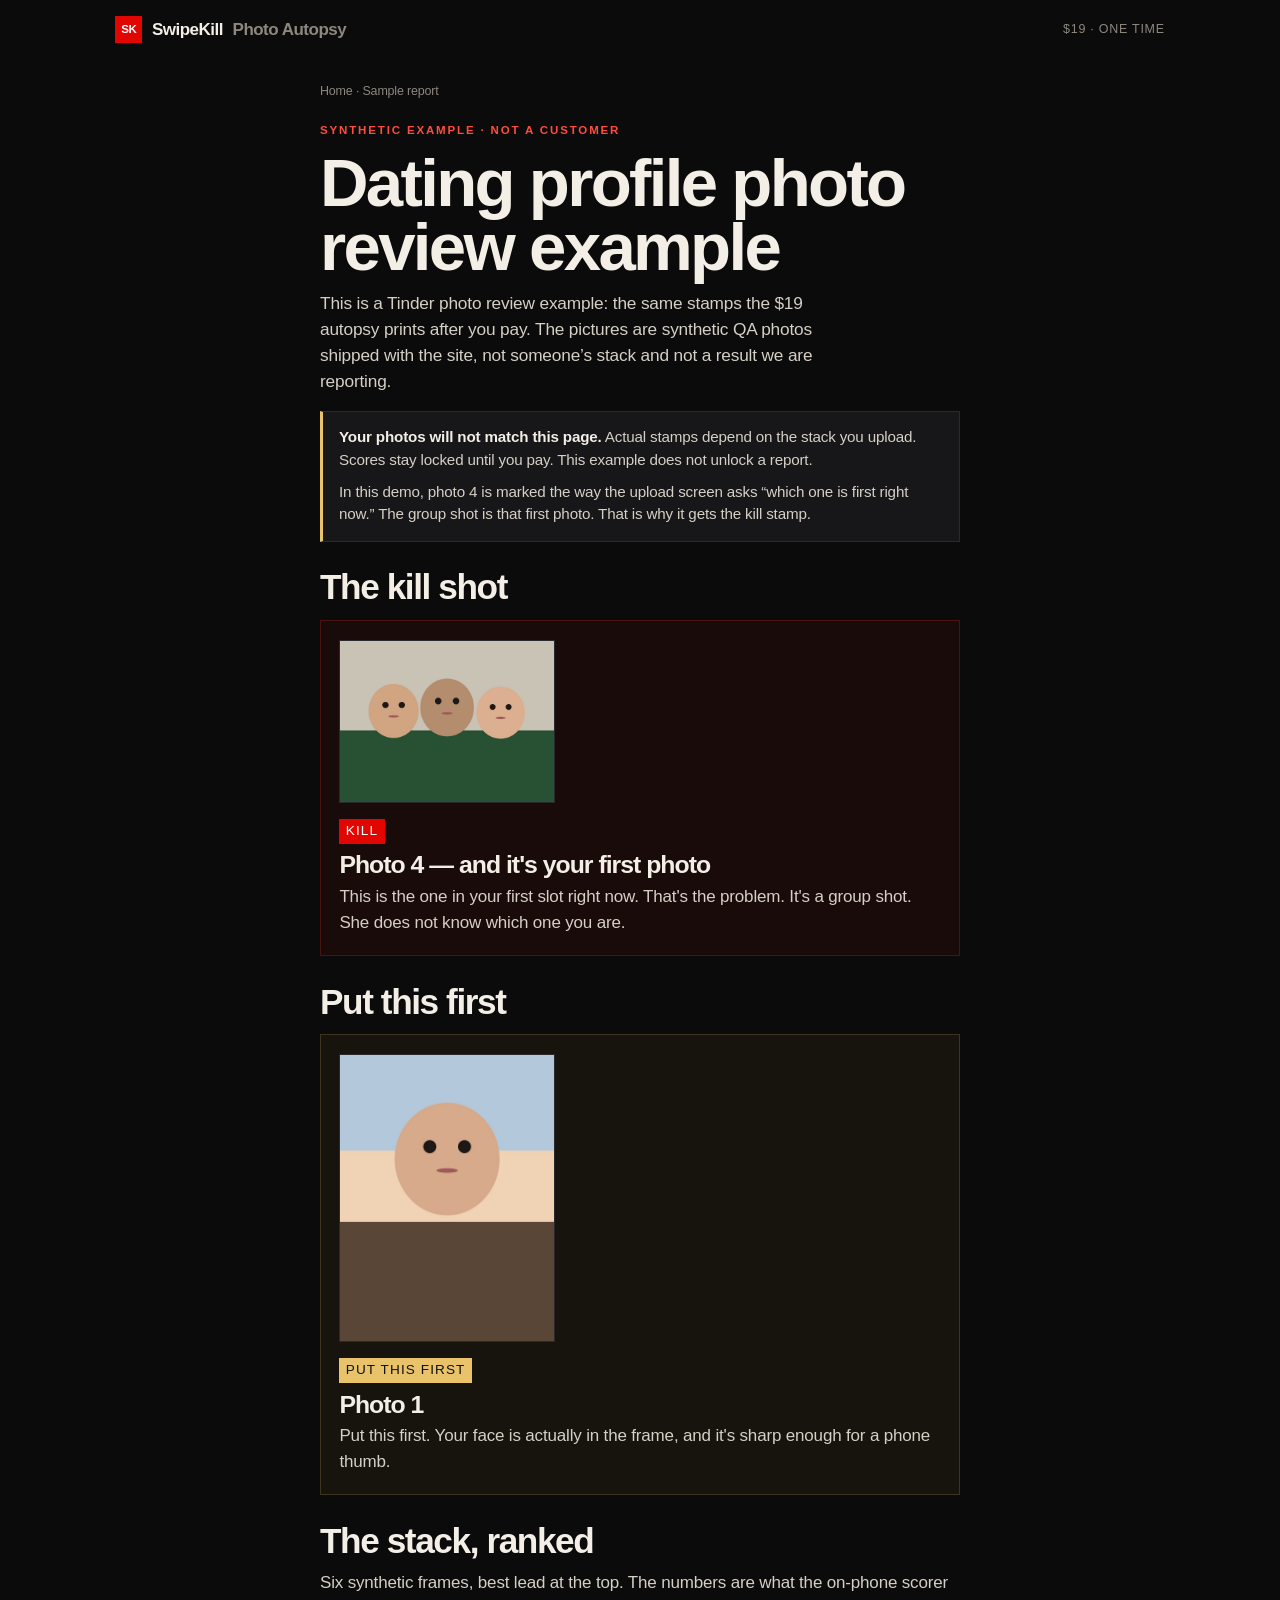
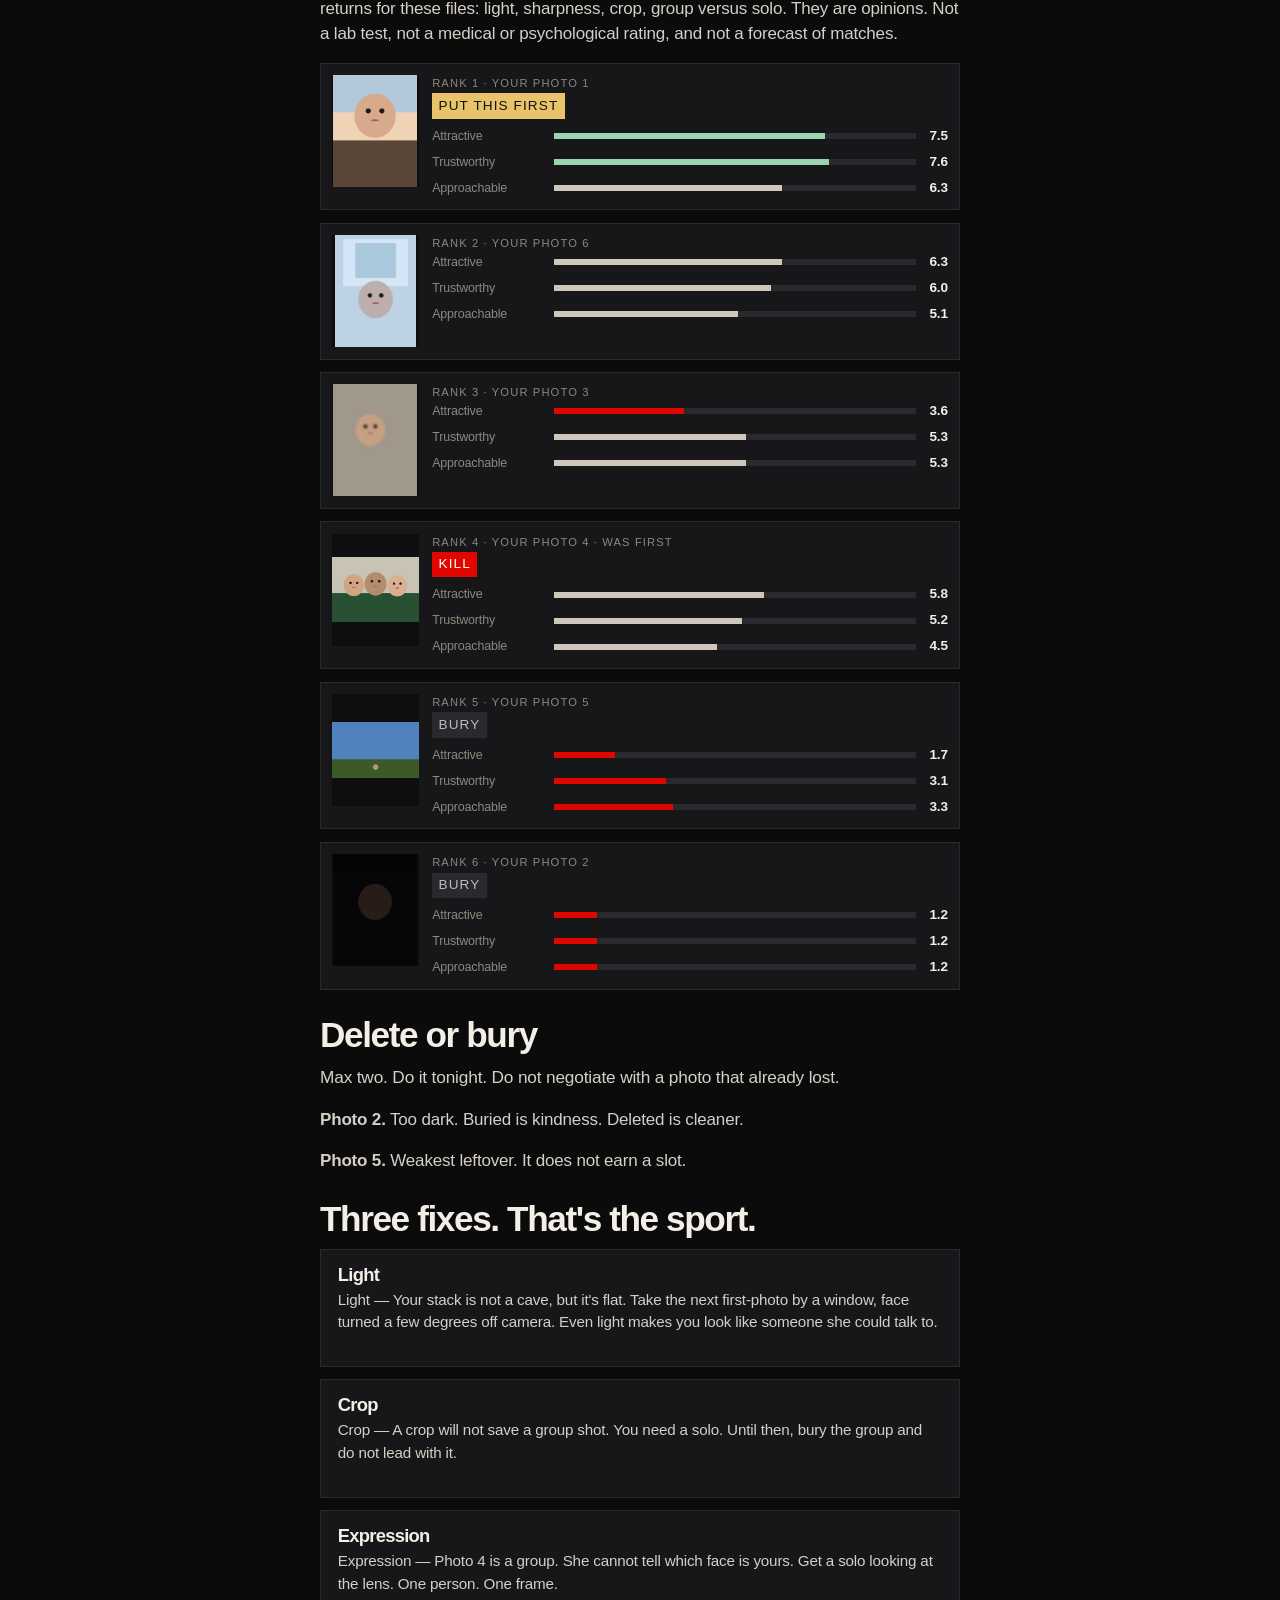
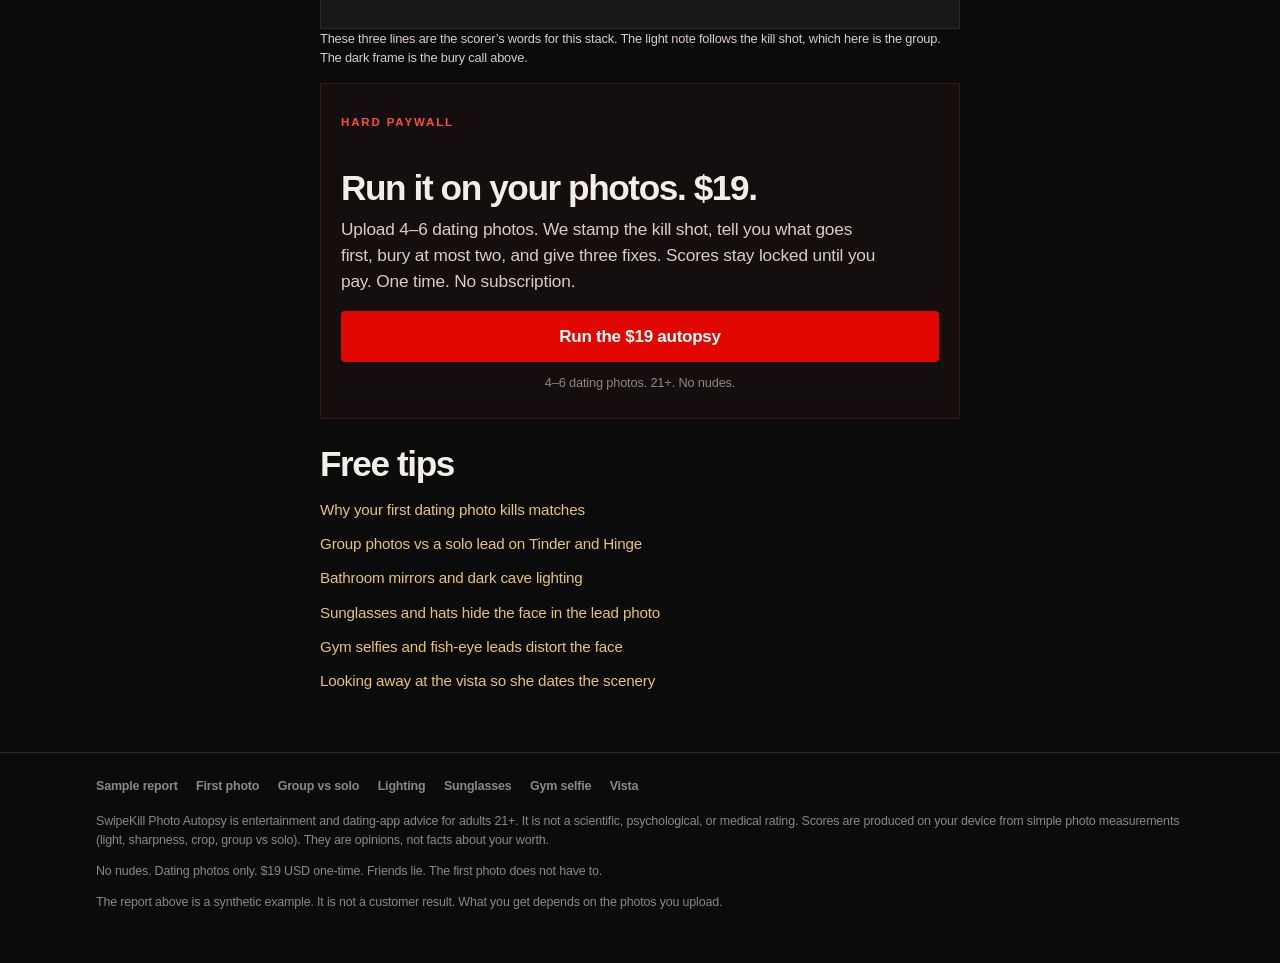
<file: sample-report.html>
<!DOCTYPE html>
<html lang="en">
<head>
  <meta charset="utf-8" />
  <meta name="viewport" content="width=device-width, initial-scale=1" />
  <title>Dating profile photo review example — SwipeKill</title>
  <meta name="description" content="A Tinder photo review example: kill shot, lead photo, what to delete or bury, and three fixes. Synthetic photos. The $19 autopsy runs on your stack." />
  <link rel="canonical" href="https://jayjasmine.github.io/swipekill/sample-report.html" />
  <meta name="robots" content="index,follow" />
  <meta property="og:type" content="article" />
  <meta property="og:url" content="https://jayjasmine.github.io/swipekill/sample-report.html" />
  <meta property="og:title" content="Dating profile photo review example — SwipeKill" />
  <meta property="og:description" content="Sample report: kill shot, what goes first, what to delete or bury, and three fixes. Synthetic photos. $19 one-time on your own stack." />
  <meta property="og:image" content="https://jayjasmine.github.io/swipekill/assets/og-share.png" />
  <meta property="og:image:width" content="1200" />
  <meta property="og:image:height" content="630" />
  <meta property="og:image:type" content="image/png" />
  <meta property="og:image:alt" content="SwipeKill Photo Autopsy — which of your 6 dating photos is killing your matches? $19 one-time." />
  <meta name="twitter:card" content="summary_large_image" />
  <meta name="twitter:title" content="Dating profile photo review example — SwipeKill" />
  <meta name="twitter:description" content="Synthetic sample: kill shot, lead photo, delete or bury, three fixes. Your $19 autopsy uses your photos." />
  <meta name="twitter:image" content="https://jayjasmine.github.io/swipekill/assets/og-share.png" />
  <script type="application/ld+json">
  {"@context":"https://schema.org","@type":"BreadcrumbList","itemListElement":[{"@type":"ListItem","position":1,"name":"SwipeKill","item":"https://jayjasmine.github.io/swipekill/"},{"@type":"ListItem","position":2,"name":"Dating profile photo review example","item":"https://jayjasmine.github.io/swipekill/sample-report.html"}]}
  </script>
  <script type="application/ld+json">
  {"@context":"https://schema.org","@type":"WebPage","name":"Dating profile photo review example","description":"Illustrative SwipeKill report on synthetic QA photos: kill shot, lead photo, delete or bury guidance, and three fixes.","url":"https://jayjasmine.github.io/swipekill/sample-report.html","isPartOf":{"@type":"WebSite","name":"SwipeKill","url":"https://jayjasmine.github.io/swipekill/"},"about":{"@type":"Product","name":"SwipeKill Photo Autopsy","description":"Dating photo autopsy: kill shot, lead photo, and three fixes. Runs on your phone.","offers":{"@type":"Offer","price":"19.00","priceCurrency":"USD","url":"https://jayjasmine.github.io/swipekill/upload.html","availability":"https://schema.org/InStock"}}}
  </script>
  <link rel="icon" href="favicon.svg" type="image/svg+xml" />
  <link rel="stylesheet" href="css/styles.css?v=20260922a" />
</head>
<body>
  <a class="skip" href="#main">Skip to content</a>
  <header class="site-header">
    <a class="brand" href="index.html"><span class="brand-mark">SK</span> SwipeKill <em>Photo Autopsy</em></a>
    <div class="header-meta">$19 · one time</div>
  </header>
  <main id="main" class="hero">
    <article class="wrap article sample-report">
      <!--
        Illustrative output for the six files in qa-photos/, produced by js/analyze.js
        on 2026-09-22 with photo 4 (04-group.jpg) marked as the current first photo.
        Rank order: photo 1, photo 6, photo 3, photo 4, photo 5, photo 2.
        Kill: photo 4. Lead: photo 1. Bury: photo 2 and photo 5.
        Scores shown are attractive / trustworthy / approachable from that run.
      -->
      <nav class="crumbs" aria-label="Breadcrumb">
        <a href="index.html">Home</a> · Sample report
      </nav>
      <div class="kicker">Synthetic example · not a customer</div>
      <h1>Dating profile photo review example</h1>
      <p class="lede">This is a Tinder photo review example: the same stamps the $19 autopsy prints after you pay. The pictures are synthetic QA photos shipped with the site, not someone’s stack and not a result we are reporting.</p>

      <div class="sample-note">
        <p><strong>Your photos will not match this page.</strong> Actual stamps depend on the stack you upload. Scores stay locked until you pay. This example does not unlock a report.</p>
        <p>In this demo, photo 4 is marked the way the upload screen asks “which one is first right now.” The group shot is that first photo. That is why it gets the kill stamp.</p>
      </div>

      <h2>The kill shot</h2>
      <div class="banner-kill sample-banner">
        <img src="qa-photos/04-group.jpg" width="1200" height="900" alt="Synthetic QA photo 4: a group of people outdoors, marked as the current first photo in this example." />
        <div>
          <div class="badge badge-kill">KILL</div>
          <h3>Photo 4 — and it's your first photo</h3>
          <p>This is the one in your first slot right now. That's the problem. It's a group shot. She does not know which one you are.</p>
        </div>
      </div>

      <h2>Put this first</h2>
      <div class="banner-first sample-banner">
        <img src="qa-photos/01-good-lead.jpg" width="900" height="1200" alt="Synthetic QA photo 1: a sharp solo portrait in window light, the lead in this example." />
        <div>
          <div class="badge badge-first">PUT THIS FIRST</div>
          <h3>Photo 1</h3>
          <p>Put this first. Your face is actually in the frame, and it's sharp enough for a phone thumb.</p>
        </div>
      </div>

      <h2>The stack, ranked</h2>
      <p>Six synthetic frames, best lead at the top. The numbers are what the on-phone scorer returns for these files: light, sharpness, crop, group versus solo. They are opinions. Not a lab test, not a medical or psychological rating, and not a forecast of matches.</p>
      <div class="rank">
        <article class="rank-card">
          <img src="qa-photos/01-good-lead.jpg" width="900" height="1200" alt="Synthetic QA photo 1, ranked first: solo portrait in window light." />
          <div>
            <div class="slot">Rank 1 · your photo 1</div>
            <span class="badge badge-first">PUT THIS FIRST</span>
            <div class="scores">
              <div class="score-row"><span>Attractive</span><div class="meter good" aria-hidden="true"><i style="width:75%"></i></div><b>7.5</b></div>
              <div class="score-row"><span>Trustworthy</span><div class="meter good" aria-hidden="true"><i style="width:76%"></i></div><b>7.6</b></div>
              <div class="score-row"><span>Approachable</span><div class="meter" aria-hidden="true"><i style="width:63%"></i></div><b>6.3</b></div>
            </div>
          </div>
        </article>
        <article class="rank-card">
          <img src="qa-photos/06-bathroom-cold.jpg" width="800" height="1100" alt="Synthetic QA photo 6, ranked second: bathroom mirror selfie in cool overhead light." />
          <div>
            <div class="slot">Rank 2 · your photo 6</div>
            <div class="scores">
              <div class="score-row"><span>Attractive</span><div class="meter" aria-hidden="true"><i style="width:63%"></i></div><b>6.3</b></div>
              <div class="score-row"><span>Trustworthy</span><div class="meter" aria-hidden="true"><i style="width:60%"></i></div><b>6.0</b></div>
              <div class="score-row"><span>Approachable</span><div class="meter" aria-hidden="true"><i style="width:51%"></i></div><b>5.1</b></div>
            </div>
          </div>
        </article>
        <article class="rank-card">
          <img src="qa-photos/03-blurry.jpg" width="900" height="1200" alt="Synthetic QA photo 3, ranked third: soft, out-of-focus close-up." />
          <div>
            <div class="slot">Rank 3 · your photo 3</div>
            <div class="scores">
              <div class="score-row"><span>Attractive</span><div class="meter bad" aria-hidden="true"><i style="width:36%"></i></div><b>3.6</b></div>
              <div class="score-row"><span>Trustworthy</span><div class="meter" aria-hidden="true"><i style="width:53%"></i></div><b>5.3</b></div>
              <div class="score-row"><span>Approachable</span><div class="meter" aria-hidden="true"><i style="width:53%"></i></div><b>5.3</b></div>
            </div>
          </div>
        </article>
        <article class="rank-card">
          <img src="qa-photos/04-group.jpg" width="1200" height="900" alt="Synthetic QA photo 4, ranked fourth: group photo marked as the current first photo and stamped kill." />
          <div>
            <div class="slot">Rank 4 · your photo 4 · was first</div>
            <span class="badge badge-kill">KILL</span>
            <div class="scores">
              <div class="score-row"><span>Attractive</span><div class="meter" aria-hidden="true"><i style="width:58%"></i></div><b>5.8</b></div>
              <div class="score-row"><span>Trustworthy</span><div class="meter" aria-hidden="true"><i style="width:52%"></i></div><b>5.2</b></div>
              <div class="score-row"><span>Approachable</span><div class="meter" aria-hidden="true"><i style="width:45%"></i></div><b>4.5</b></div>
            </div>
          </div>
        </article>
        <article class="rank-card">
          <img src="qa-photos/05-tiny-face.jpg" width="1400" height="900" alt="Synthetic QA photo 5, ranked fifth: wide shot where the face is a small part of the frame. Marked bury." />
          <div>
            <div class="slot">Rank 5 · your photo 5</div>
            <span class="badge badge-bury">BURY</span>
            <div class="scores">
              <div class="score-row"><span>Attractive</span><div class="meter bad" aria-hidden="true"><i style="width:17%"></i></div><b>1.7</b></div>
              <div class="score-row"><span>Trustworthy</span><div class="meter bad" aria-hidden="true"><i style="width:31%"></i></div><b>3.1</b></div>
              <div class="score-row"><span>Approachable</span><div class="meter bad" aria-hidden="true"><i style="width:33%"></i></div><b>3.3</b></div>
            </div>
          </div>
        </article>
        <article class="rank-card">
          <img src="qa-photos/02-dark-cave.jpg" width="900" height="1200" alt="Synthetic QA photo 2, ranked last: very dark indoor photo. Marked bury." />
          <div>
            <div class="slot">Rank 6 · your photo 2</div>
            <span class="badge badge-bury">BURY</span>
            <div class="scores">
              <div class="score-row"><span>Attractive</span><div class="meter bad" aria-hidden="true"><i style="width:12%"></i></div><b>1.2</b></div>
              <div class="score-row"><span>Trustworthy</span><div class="meter bad" aria-hidden="true"><i style="width:12%"></i></div><b>1.2</b></div>
              <div class="score-row"><span>Approachable</span><div class="meter bad" aria-hidden="true"><i style="width:12%"></i></div><b>1.2</b></div>
            </div>
          </div>
        </article>
      </div>

      <h2>Delete or bury</h2>
      <p class="lede">Max two. Do it tonight. Do not negotiate with a photo that already lost.</p>
      <p><strong>Photo 2.</strong> Too dark. Buried is kindness. Deleted is cleaner.</p>
      <p><strong>Photo 5.</strong> Weakest leftover. It does not earn a slot.</p>

      <h2>Three fixes. That's the sport.</h2>
      <div class="fixes">
        <div class="fix">
          <h3>Light</h3>
          <p>Light — Your stack is not a cave, but it's flat. Take the next first-photo by a window, face turned a few degrees off camera. Even light makes you look like someone she could talk to.</p>
        </div>
        <div class="fix">
          <h3>Crop</h3>
          <p>Crop — A crop will not save a group shot. You need a solo. Until then, bury the group and do not lead with it.</p>
        </div>
        <div class="fix">
          <h3>Expression</h3>
          <p>Expression — Photo 4 is a group. She cannot tell which face is yours. Get a solo looking at the lens. One person. One frame.</p>
        </div>
      </div>
      <p class="tiny muted">These three lines are the scorer’s words for this stack. The light note follows the kill shot, which here is the group. The dark frame is the bury call above.</p>

      <div class="price-card">
        <div class="kicker">Hard paywall</div>
        <h2>Run it on your photos. $19.</h2>
        <p class="lede">Upload 4–6 dating photos. We stamp the kill shot, tell you what goes first, bury at most two, and give three fixes. Scores stay locked until you pay. One time. No subscription.</p>
        <a class="btn btn-block" href="upload.html">Run the $19 autopsy</a>
        <span class="btn-note">4–6 dating photos. 21+. No nudes.</span>
      </div>

      <h2>Free tips</h2>
      <ul class="related">
        <li><a href="tips/first-photo-kills-matches.html">Why your first dating photo kills matches</a></li>
        <li><a href="tips/group-vs-solo-lead.html">Group photos vs a solo lead on Tinder and Hinge</a></li>
        <li><a href="tips/bathroom-mirror-dark-lighting.html">Bathroom mirrors and dark cave lighting</a></li>
        <li><a href="tips/sunglasses-and-hats-hide-the-face.html">Sunglasses and hats hide the face in the lead photo</a></li>
        <li><a href="tips/gym-selfie-fish-eye.html">Gym selfies and fish-eye leads distort the face</a></li>
        <li><a href="tips/looking-away-at-the-vista.html">Looking away at the vista so she dates the scenery</a></li>
      </ul>
    </article>
  </main>
  <footer class="site-footer">
    <div class="wrap-wide">
      <nav class="footer-nav" aria-label="Site">
        <a href="sample-report.html" aria-current="page">Sample report</a>
        <a href="tips/first-photo-kills-matches.html">First photo</a>
        <a href="tips/group-vs-solo-lead.html">Group vs solo</a>
        <a href="tips/bathroom-mirror-dark-lighting.html">Lighting</a>
        <a href="tips/sunglasses-and-hats-hide-the-face.html">Sunglasses</a>
        <a href="tips/gym-selfie-fish-eye.html">Gym selfie</a>
        <a href="tips/looking-away-at-the-vista.html">Vista</a>
      </nav>
      <p>SwipeKill Photo Autopsy is entertainment and dating-app advice for adults 21+. It is not a scientific, psychological, or medical rating. Scores are produced on your device from simple photo measurements (light, sharpness, crop, group vs solo). They are opinions, not facts about your worth.</p>
      <p>No nudes. Dating photos only. $19 USD one-time. Friends lie. The first photo does not have to.</p>
      <p>The report above is a synthetic example. It is not a customer result. What you get depends on the photos you upload.</p>
    </div>
  </footer>
</body>
</html>
</file>
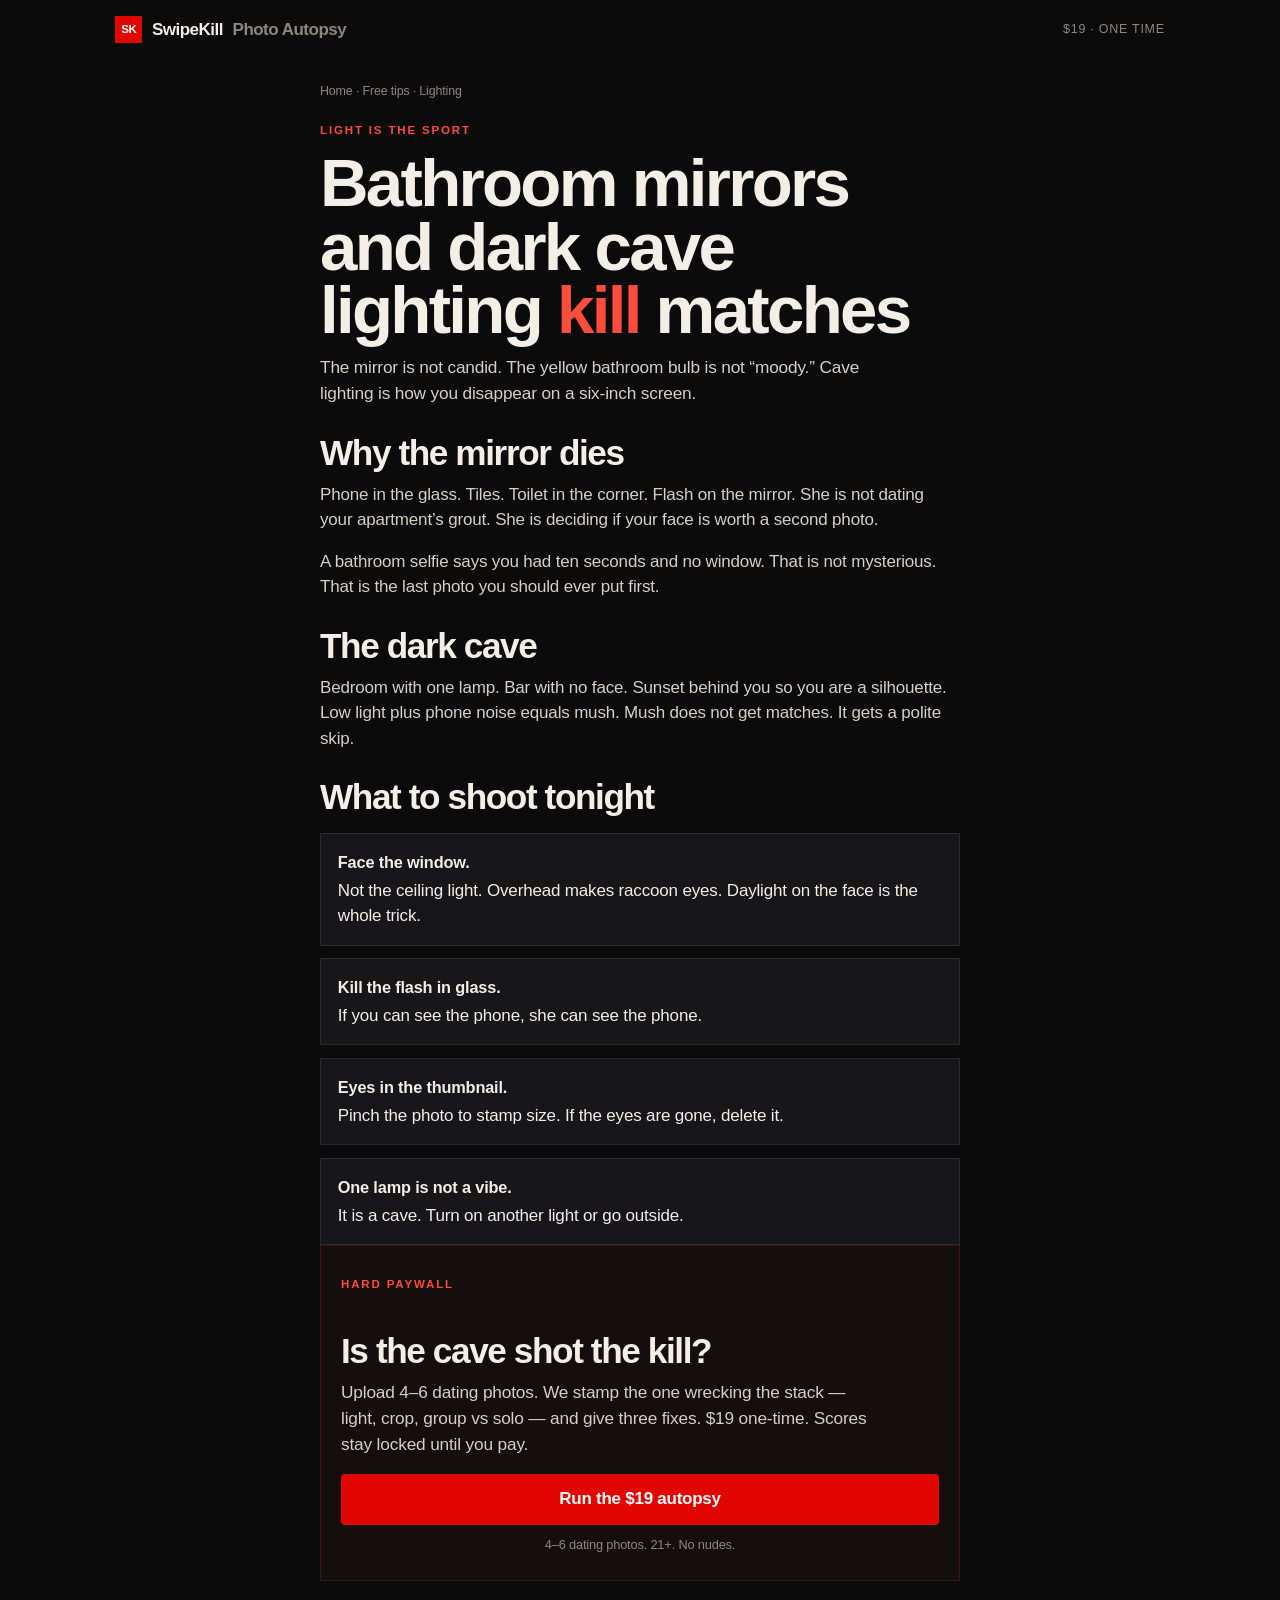
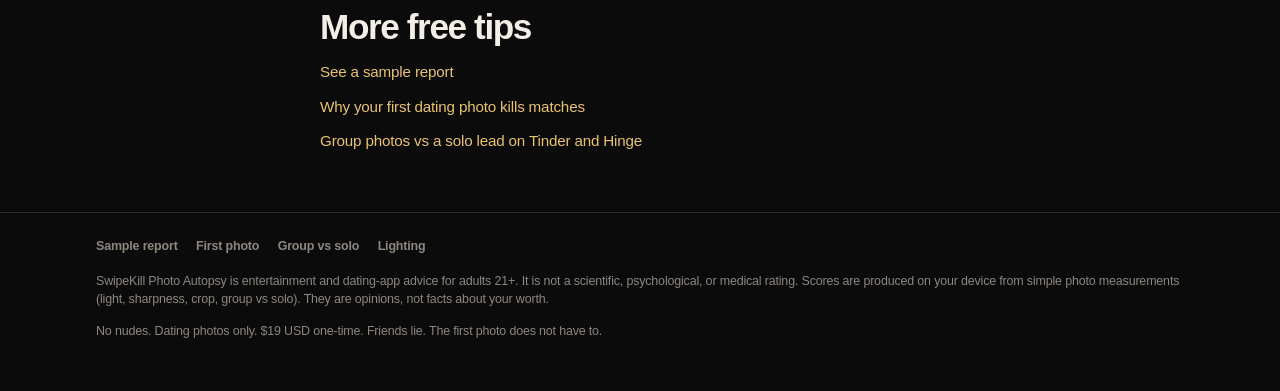
<file: tips/bathroom-mirror-dark-lighting.html>
<!DOCTYPE html>
<html lang="en">
<head>
  <meta charset="utf-8" />
  <meta name="viewport" content="width=device-width, initial-scale=1" />
  <title>Bathroom mirror and dark cave lighting kill dating matches — SwipeKill</title>
  <meta name="description" content="The mirror is not candid. The yellow bathroom bulb is not moody. Why bathroom selfies and dark cave lighting kill Tinder and Hinge matches — and what to shoot tonight." />
  <link rel="canonical" href="https://jayjasmine.github.io/swipekill/tips/bathroom-mirror-dark-lighting.html" />
  <meta name="robots" content="index,follow" />
  <meta property="og:type" content="article" />
  <meta property="og:url" content="https://jayjasmine.github.io/swipekill/tips/bathroom-mirror-dark-lighting.html" />
  <meta property="og:title" content="Bathroom mirrors and dark cave lighting kill matches" />
  <meta property="og:description" content="Tiles, toilet, yellow bulb, cave bedroom. She is not dating your grout. Face the window." />
  <meta property="og:image" content="https://jayjasmine.github.io/swipekill/assets/og-share.png" />
  <meta property="og:image:width" content="1200" />
  <meta property="og:image:height" content="630" />
  <meta property="og:image:type" content="image/png" />
  <meta property="og:image:alt" content="SwipeKill Photo Autopsy — which of your 6 dating photos is killing your matches?" />
  <meta name="twitter:card" content="summary_large_image" />
  <meta name="twitter:title" content="Bathroom mirrors and dark cave lighting kill matches" />
  <meta name="twitter:description" content="If she cannot see your eyes in the thumbnail, delete it. Light is the whole sport." />
  <meta name="twitter:image" content="https://jayjasmine.github.io/swipekill/assets/og-share.png" />
  <script type="application/ld+json">
  {"@context":"https://schema.org","@type":"BreadcrumbList","itemListElement":[{"@type":"ListItem","position":1,"name":"SwipeKill","item":"https://jayjasmine.github.io/swipekill/"},{"@type":"ListItem","position":2,"name":"Bathroom mirror and dark lighting","item":"https://jayjasmine.github.io/swipekill/tips/bathroom-mirror-dark-lighting.html"}]}
  </script>
  <script type="application/ld+json">
  {"@context":"https://schema.org","@type":"Product","name":"SwipeKill Photo Autopsy","description":"Dating photo autopsy: kill shot, lead photo, and three fixes. Runs on your phone.","offers":{"@type":"Offer","price":"19.00","priceCurrency":"USD","url":"https://jayjasmine.github.io/swipekill/upload.html","availability":"https://schema.org/InStock"}}
  </script>
  <link rel="icon" href="../favicon.svg" type="image/svg+xml" />
  <link rel="stylesheet" href="../css/styles.css?v=20260922a" />
</head>
<body>
  <a class="skip" href="#main">Skip to content</a>
  <header class="site-header">
    <a class="brand" href="../index.html"><span class="brand-mark">SK</span> SwipeKill <em>Photo Autopsy</em></a>
    <div class="header-meta">$19 · one time</div>
  </header>
  <main id="main" class="hero">
    <article class="wrap article">
      <nav class="crumbs" aria-label="Breadcrumb">
        <a href="../index.html">Home</a> · <a href="../index.html#tips">Free tips</a> · Lighting
      </nav>
      <div class="kicker">Light is the sport</div>
      <h1>Bathroom mirrors and dark cave lighting <span>kill</span> matches</h1>
      <p class="lede">The mirror is not candid. The yellow bathroom bulb is not “moody.” Cave lighting is how you disappear on a six-inch screen.</p>

      <h2>Why the mirror dies</h2>
      <p>Phone in the glass. Tiles. Toilet in the corner. Flash on the mirror. She is not dating your apartment’s grout. She is deciding if your face is worth a second photo.</p>
      <p>A bathroom selfie says you had ten seconds and no window. That is not mysterious. That is the last photo you should ever put first.</p>

      <h2>The dark cave</h2>
      <p>Bedroom with one lamp. Bar with no face. Sunset behind you so you are a silhouette. Low light plus phone noise equals mush. Mush does not get matches. It gets a polite skip.</p>

      <h2>What to shoot tonight</h2>
      <ul class="facts">
        <li><strong>Face the window.</strong> Not the ceiling light. Overhead makes raccoon eyes. Daylight on the face is the whole trick.</li>
        <li><strong>Kill the flash in glass.</strong> If you can see the phone, she can see the phone.</li>
        <li><strong>Eyes in the thumbnail.</strong> Pinch the photo to stamp size. If the eyes are gone, delete it.</li>
        <li><strong>One lamp is not a vibe.</strong> It is a cave. Turn on another light or go outside.</li>
      </ul>

      <div class="price-card">
        <div class="kicker">Hard paywall</div>
        <h2>Is the cave shot the kill?</h2>
        <p class="lede">Upload 4–6 dating photos. We stamp the one wrecking the stack — light, crop, group vs solo — and give three fixes. $19 one-time. Scores stay locked until you pay.</p>
        <a class="btn btn-block" href="../upload.html">Run the $19 autopsy</a>
        <span class="btn-note">4–6 dating photos. 21+. No nudes.</span>
      </div>

      <h2>More free tips</h2>
      <ul class="related">
        <li><a href="../sample-report.html">See a sample report</a></li>
        <li><a href="first-photo-kills-matches.html">Why your first dating photo kills matches</a></li>
        <li><a href="group-vs-solo-lead.html">Group photos vs a solo lead on Tinder and Hinge</a></li>
      </ul>
    </article>
  </main>
  <footer class="site-footer">
    <div class="wrap-wide">
      <nav class="footer-nav" aria-label="Site">
        <a href="../sample-report.html">Sample report</a>
        <a href="first-photo-kills-matches.html">First photo</a>
        <a href="group-vs-solo-lead.html">Group vs solo</a>
        <a href="bathroom-mirror-dark-lighting.html">Lighting</a>
      </nav>
      <p>SwipeKill Photo Autopsy is entertainment and dating-app advice for adults 21+. It is not a scientific, psychological, or medical rating. Scores are produced on your device from simple photo measurements (light, sharpness, crop, group vs solo). They are opinions, not facts about your worth.</p>
      <p>No nudes. Dating photos only. $19 USD one-time. Friends lie. The first photo does not have to.</p>
    </div>
  </footer>
</body>
</html>
</file>
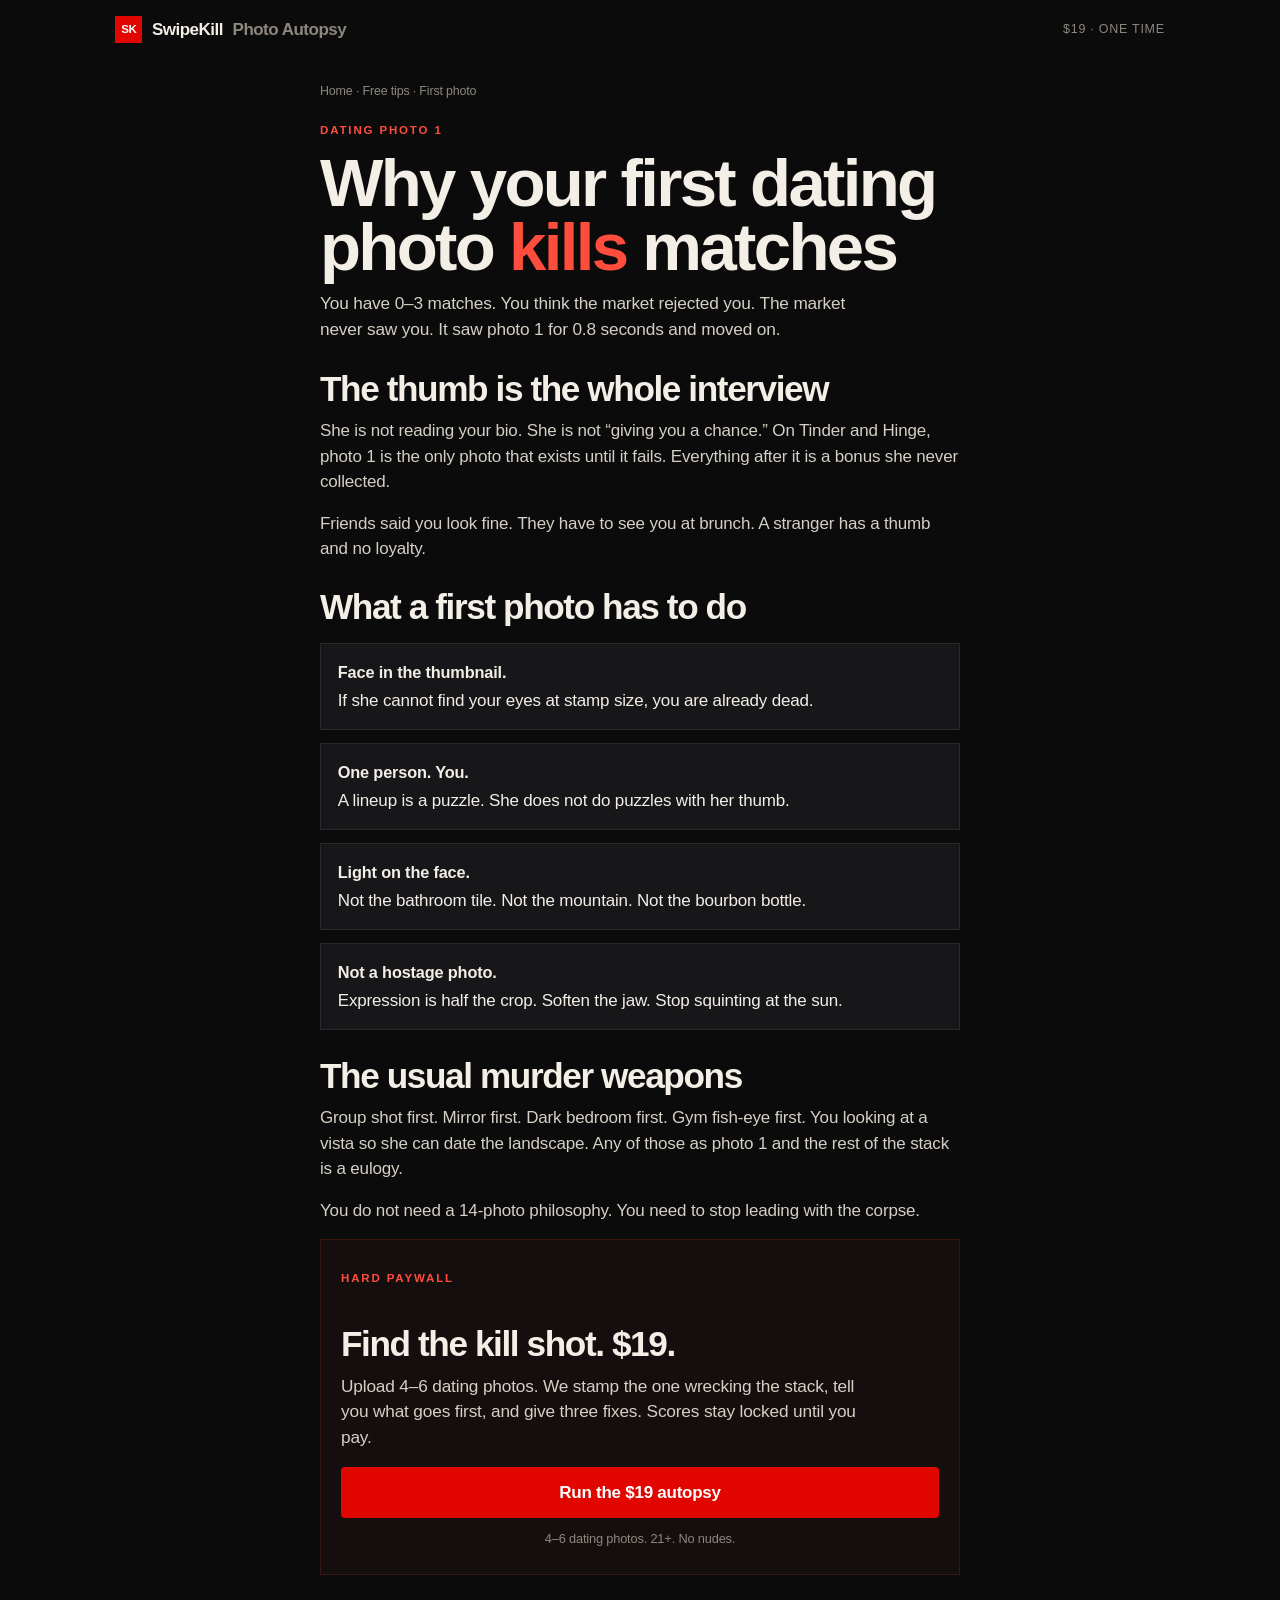
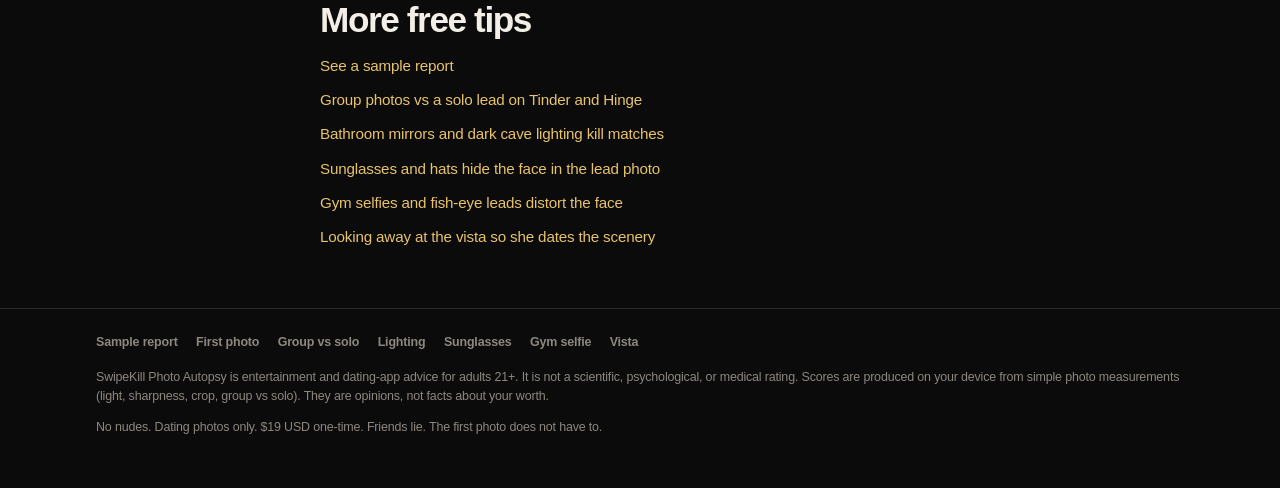
<file: tips/first-photo-kills-matches.html>
<!DOCTYPE html>
<html lang="en">
<head>
  <meta charset="utf-8" />
  <meta name="viewport" content="width=device-width, initial-scale=1" />
  <title>Why your first dating photo kills matches — SwipeKill</title>
  <meta name="description" content="Photo 1 is the murder weapon. On Tinder and Hinge she never sees photo 2. Why your lead dating photo is starving the stack — and what to do tonight." />
  <link rel="canonical" href="https://jayjasmine.github.io/swipekill/tips/first-photo-kills-matches.html" />
  <meta name="robots" content="index,follow" />
  <meta property="og:type" content="article" />
  <meta property="og:url" content="https://jayjasmine.github.io/swipekill/tips/first-photo-kills-matches.html" />
  <meta property="og:title" content="Why your first dating photo kills matches" />
  <meta property="og:description" content="You have 0–3 matches. The market never saw you. It saw photo 1 for 0.8 seconds and moved on." />
  <meta property="og:image" content="https://jayjasmine.github.io/swipekill/assets/og-share.png" />
  <meta property="og:image:width" content="1200" />
  <meta property="og:image:height" content="630" />
  <meta property="og:image:type" content="image/png" />
  <meta property="og:image:alt" content="SwipeKill Photo Autopsy — which of your 6 dating photos is killing your matches?" />
  <meta name="twitter:card" content="summary_large_image" />
  <meta name="twitter:title" content="Why your first dating photo kills matches" />
  <meta name="twitter:description" content="Photo 1 is the only photo that exists until it fails. $19 autopsy stamps the kill shot." />
  <meta name="twitter:image" content="https://jayjasmine.github.io/swipekill/assets/og-share.png" />
  <script type="application/ld+json">
  {"@context":"https://schema.org","@type":"BreadcrumbList","itemListElement":[{"@type":"ListItem","position":1,"name":"SwipeKill","item":"https://jayjasmine.github.io/swipekill/"},{"@type":"ListItem","position":2,"name":"Why your first dating photo kills matches","item":"https://jayjasmine.github.io/swipekill/tips/first-photo-kills-matches.html"}]}
  </script>
  <script type="application/ld+json">
  {"@context":"https://schema.org","@type":"Product","name":"SwipeKill Photo Autopsy","description":"Dating photo autopsy: kill shot, lead photo, and three fixes. Runs on your phone.","offers":{"@type":"Offer","price":"19.00","priceCurrency":"USD","url":"https://jayjasmine.github.io/swipekill/upload.html","availability":"https://schema.org/InStock"}}
  </script>
  <link rel="icon" href="../favicon.svg" type="image/svg+xml" />
  <link rel="stylesheet" href="../css/styles.css?v=20260922a" />
</head>
<body>
  <a class="skip" href="#main">Skip to content</a>
  <header class="site-header">
    <a class="brand" href="../index.html"><span class="brand-mark">SK</span> SwipeKill <em>Photo Autopsy</em></a>
    <div class="header-meta">$19 · one time</div>
  </header>
  <main id="main" class="hero">
    <article class="wrap article">
      <nav class="crumbs" aria-label="Breadcrumb">
        <a href="../index.html">Home</a> · <a href="../index.html#tips">Free tips</a> · First photo
      </nav>
      <div class="kicker">Dating photo 1</div>
      <h1>Why your first dating photo <span>kills</span> matches</h1>
      <p class="lede">You have 0–3 matches. You think the market rejected you. The market never saw you. It saw photo 1 for 0.8 seconds and moved on.</p>

      <h2>The thumb is the whole interview</h2>
      <p>She is not reading your bio. She is not “giving you a chance.” On Tinder and Hinge, photo 1 is the only photo that exists until it fails. Everything after it is a bonus she never collected.</p>
      <p>Friends said you look fine. They have to see you at brunch. A stranger has a thumb and no loyalty.</p>

      <h2>What a first photo has to do</h2>
      <ul class="facts">
        <li><strong>Face in the thumbnail.</strong> If she cannot find your eyes at stamp size, you are already dead.</li>
        <li><strong>One person. You.</strong> A lineup is a puzzle. She does not do puzzles with her thumb.</li>
        <li><strong>Light on the face.</strong> Not the bathroom tile. Not the mountain. Not the bourbon bottle.</li>
        <li><strong>Not a hostage photo.</strong> Expression is half the crop. Soften the jaw. Stop squinting at the sun.</li>
      </ul>

      <h2>The usual murder weapons</h2>
      <p>Group shot first. Mirror first. Dark bedroom first. Gym fish-eye first. You looking at a vista so she can date the landscape. Any of those as photo 1 and the rest of the stack is a eulogy.</p>
      <p>You do not need a 14-photo philosophy. You need to stop leading with the corpse.</p>

      <div class="price-card">
        <div class="kicker">Hard paywall</div>
        <h2>Find the kill shot. $19.</h2>
        <p class="lede">Upload 4–6 dating photos. We stamp the one wrecking the stack, tell you what goes first, and give three fixes. Scores stay locked until you pay.</p>
        <a class="btn btn-block" href="../upload.html">Run the $19 autopsy</a>
        <span class="btn-note">4–6 dating photos. 21+. No nudes.</span>
      </div>

      <h2>More free tips</h2>
      <ul class="related">
        <li><a href="../sample-report.html">See a sample report</a></li>
        <li><a href="group-vs-solo-lead.html">Group photos vs a solo lead on Tinder and Hinge</a></li>
        <li><a href="bathroom-mirror-dark-lighting.html">Bathroom mirrors and dark cave lighting kill matches</a></li>
        <li><a href="sunglasses-and-hats-hide-the-face.html">Sunglasses and hats hide the face in the lead photo</a></li>
        <li><a href="gym-selfie-fish-eye.html">Gym selfies and fish-eye leads distort the face</a></li>
        <li><a href="looking-away-at-the-vista.html">Looking away at the vista so she dates the scenery</a></li>
      </ul>
    </article>
  </main>
  <footer class="site-footer">
    <div class="wrap-wide">
      <nav class="footer-nav" aria-label="Site">
        <a href="../sample-report.html">Sample report</a>
        <a href="first-photo-kills-matches.html">First photo</a>
        <a href="group-vs-solo-lead.html">Group vs solo</a>
        <a href="bathroom-mirror-dark-lighting.html">Lighting</a>
        <a href="sunglasses-and-hats-hide-the-face.html">Sunglasses</a>
        <a href="gym-selfie-fish-eye.html">Gym selfie</a>
        <a href="looking-away-at-the-vista.html">Vista</a>
      </nav>
      <p>SwipeKill Photo Autopsy is entertainment and dating-app advice for adults 21+. It is not a scientific, psychological, or medical rating. Scores are produced on your device from simple photo measurements (light, sharpness, crop, group vs solo). They are opinions, not facts about your worth.</p>
      <p>No nudes. Dating photos only. $19 USD one-time. Friends lie. The first photo does not have to.</p>
    </div>
  </footer>
</body>
</html>
</file>
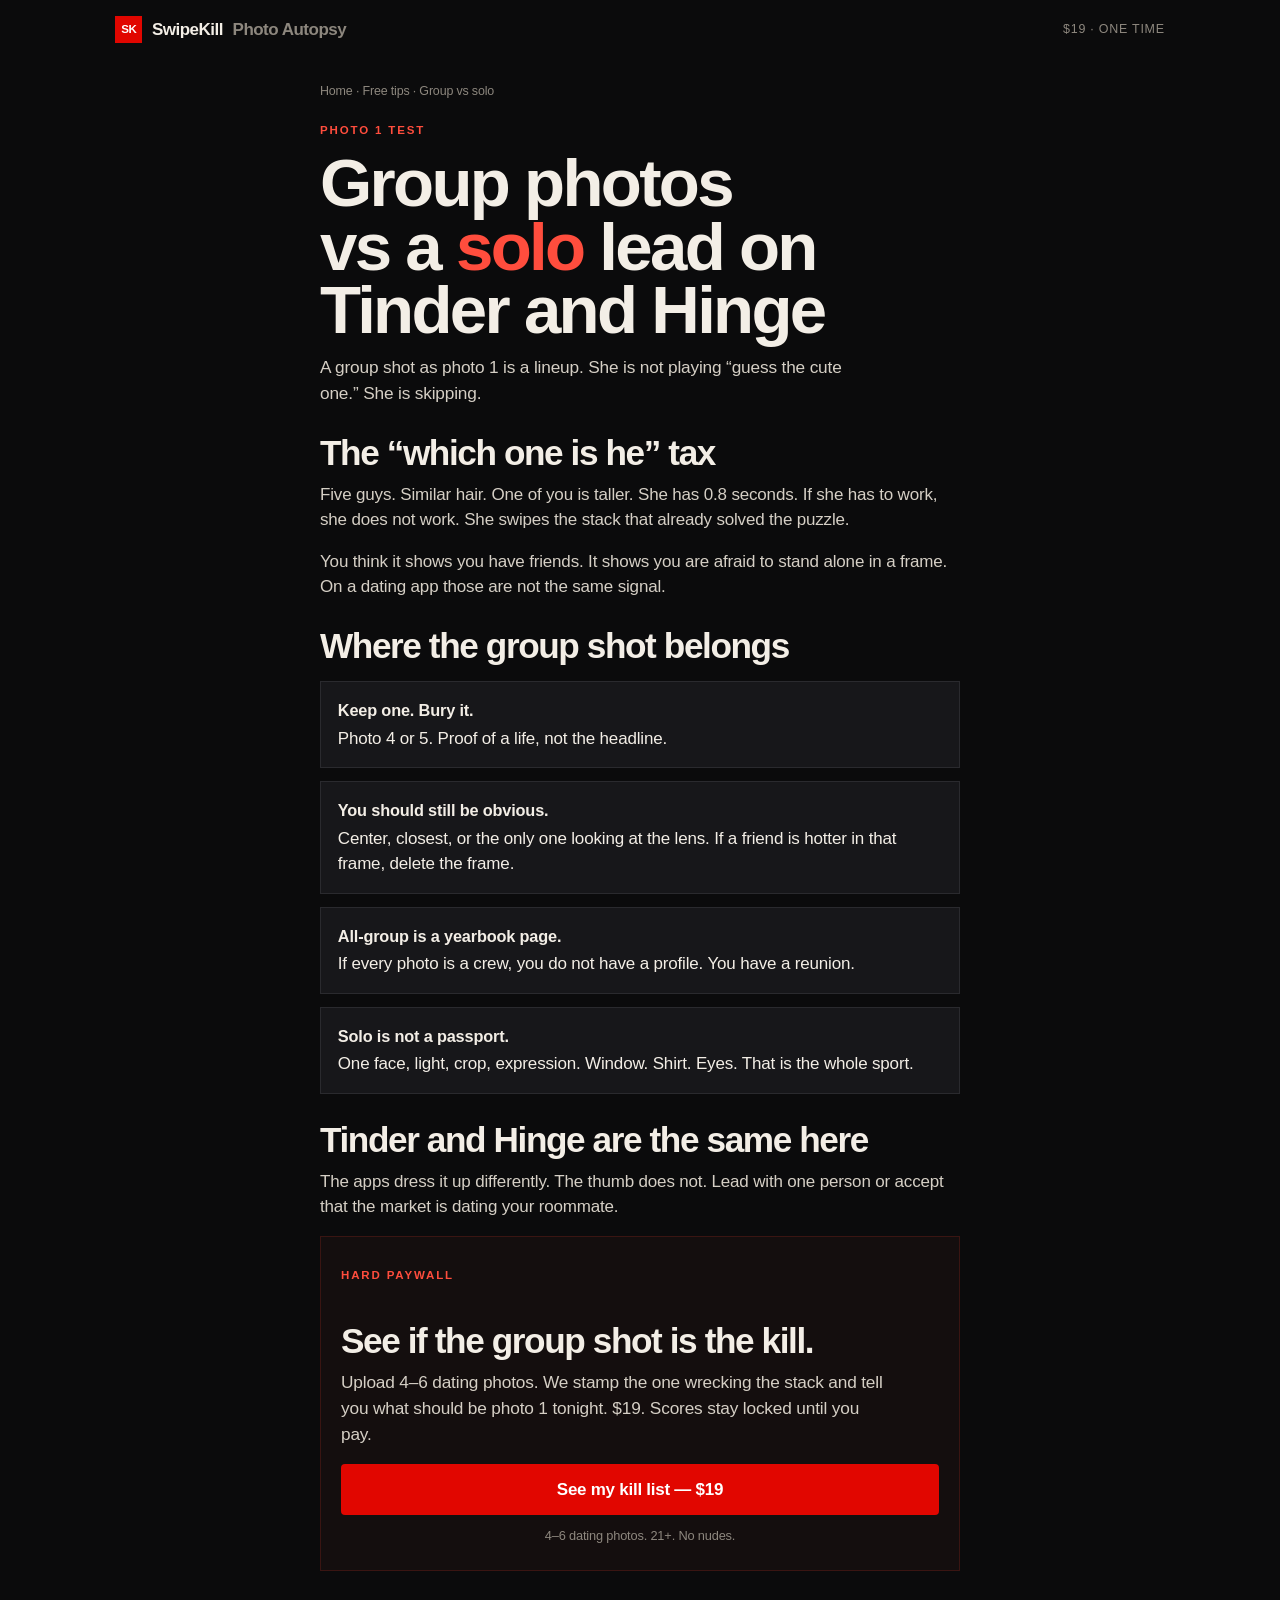
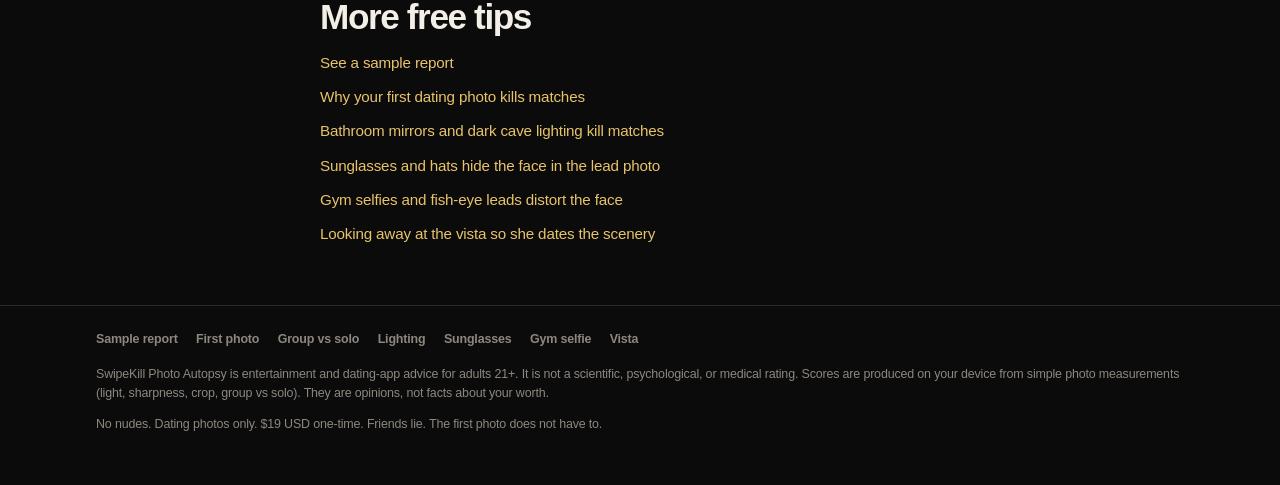
<file: tips/group-vs-solo-lead.html>
<!DOCTYPE html>
<html lang="en">
<head>
  <meta charset="utf-8" />
  <meta name="viewport" content="width=device-width, initial-scale=1" />
  <title>Group photos vs solo lead photo for Tinder and Hinge — SwipeKill</title>
  <meta name="description" content="A group shot as photo 1 is a lineup. She is not playing guess-the-cute-one. Solo lead vs group photos on Tinder and Hinge — and where the crew shot belongs." />
  <link rel="canonical" href="https://jayjasmine.github.io/swipekill/tips/group-vs-solo-lead.html" />
  <meta name="robots" content="index,follow" />
  <meta property="og:type" content="article" />
  <meta property="og:url" content="https://jayjasmine.github.io/swipekill/tips/group-vs-solo-lead.html" />
  <meta property="og:title" content="Group photos vs solo lead photo for Tinder and Hinge" />
  <meta property="og:description" content="Five guys. Similar hair. She has 0.8 seconds. If she has to work, she skips." />
  <meta property="og:image" content="https://jayjasmine.github.io/swipekill/assets/og-share.png" />
  <meta property="og:image:width" content="1200" />
  <meta property="og:image:height" content="630" />
  <meta property="og:image:type" content="image/png" />
  <meta property="og:image:alt" content="SwipeKill Photo Autopsy — which of your 6 dating photos is killing your matches?" />
  <meta name="twitter:card" content="summary_large_image" />
  <meta name="twitter:title" content="Group photos vs solo lead photo for Tinder and Hinge" />
  <meta name="twitter:description" content="A group shot as photo 1 is a lineup. Put a solo face first. Bury the crew." />
  <meta name="twitter:image" content="https://jayjasmine.github.io/swipekill/assets/og-share.png" />
  <script type="application/ld+json">
  {"@context":"https://schema.org","@type":"BreadcrumbList","itemListElement":[{"@type":"ListItem","position":1,"name":"SwipeKill","item":"https://jayjasmine.github.io/swipekill/"},{"@type":"ListItem","position":2,"name":"Group photos vs solo lead","item":"https://jayjasmine.github.io/swipekill/tips/group-vs-solo-lead.html"}]}
  </script>
  <script type="application/ld+json">
  {"@context":"https://schema.org","@type":"Product","name":"SwipeKill Photo Autopsy","description":"Dating photo autopsy: kill shot, lead photo, and three fixes. Runs on your phone.","offers":{"@type":"Offer","price":"19.00","priceCurrency":"USD","url":"https://jayjasmine.github.io/swipekill/upload.html","availability":"https://schema.org/InStock"}}
  </script>
  <link rel="icon" href="../favicon.svg" type="image/svg+xml" />
  <link rel="stylesheet" href="../css/styles.css?v=20260922a" />
</head>
<body>
  <a class="skip" href="#main">Skip to content</a>
  <header class="site-header">
    <a class="brand" href="../index.html"><span class="brand-mark">SK</span> SwipeKill <em>Photo Autopsy</em></a>
    <div class="header-meta">$19 · one time</div>
  </header>
  <main id="main" class="hero">
    <article class="wrap article">
      <nav class="crumbs" aria-label="Breadcrumb">
        <a href="../index.html">Home</a> · <a href="../index.html#tips">Free tips</a> · Group vs solo
      </nav>
      <div class="kicker">Photo 1 test</div>
      <h1>Group photos vs a <span>solo</span> lead on Tinder and Hinge</h1>
      <p class="lede">A group shot as photo 1 is a lineup. She is not playing “guess the cute one.” She is skipping.</p>

      <h2>The “which one is he” tax</h2>
      <p>Five guys. Similar hair. One of you is taller. She has 0.8 seconds. If she has to work, she does not work. She swipes the stack that already solved the puzzle.</p>
      <p>You think it shows you have friends. It shows you are afraid to stand alone in a frame. On a dating app those are not the same signal.</p>

      <h2>Where the group shot belongs</h2>
      <ul class="facts">
        <li><strong>Keep one. Bury it.</strong> Photo 4 or 5. Proof of a life, not the headline.</li>
        <li><strong>You should still be obvious.</strong> Center, closest, or the only one looking at the lens. If a friend is hotter in that frame, delete the frame.</li>
        <li><strong>All-group is a yearbook page.</strong> If every photo is a crew, you do not have a profile. You have a reunion.</li>
        <li><strong>Solo is not a passport.</strong> One face, light, crop, expression. Window. Shirt. Eyes. That is the whole sport.</li>
      </ul>

      <h2>Tinder and Hinge are the same here</h2>
      <p>The apps dress it up differently. The thumb does not. Lead with one person or accept that the market is dating your roommate.</p>

      <div class="price-card">
        <div class="kicker">Hard paywall</div>
        <h2>See if the group shot is the kill.</h2>
        <p class="lede">Upload 4–6 dating photos. We stamp the one wrecking the stack and tell you what should be photo 1 tonight. $19. Scores stay locked until you pay.</p>
        <a class="btn btn-block" href="../upload.html">See my kill list — $19</a>
        <span class="btn-note">4–6 dating photos. 21+. No nudes.</span>
      </div>

      <h2>More free tips</h2>
      <ul class="related">
        <li><a href="../sample-report.html">See a sample report</a></li>
        <li><a href="first-photo-kills-matches.html">Why your first dating photo kills matches</a></li>
        <li><a href="bathroom-mirror-dark-lighting.html">Bathroom mirrors and dark cave lighting kill matches</a></li>
        <li><a href="sunglasses-and-hats-hide-the-face.html">Sunglasses and hats hide the face in the lead photo</a></li>
        <li><a href="gym-selfie-fish-eye.html">Gym selfies and fish-eye leads distort the face</a></li>
        <li><a href="looking-away-at-the-vista.html">Looking away at the vista so she dates the scenery</a></li>
      </ul>
    </article>
  </main>
  <footer class="site-footer">
    <div class="wrap-wide">
      <nav class="footer-nav" aria-label="Site">
        <a href="../sample-report.html">Sample report</a>
        <a href="first-photo-kills-matches.html">First photo</a>
        <a href="group-vs-solo-lead.html">Group vs solo</a>
        <a href="bathroom-mirror-dark-lighting.html">Lighting</a>
        <a href="sunglasses-and-hats-hide-the-face.html">Sunglasses</a>
        <a href="gym-selfie-fish-eye.html">Gym selfie</a>
        <a href="looking-away-at-the-vista.html">Vista</a>
      </nav>
      <p>SwipeKill Photo Autopsy is entertainment and dating-app advice for adults 21+. It is not a scientific, psychological, or medical rating. Scores are produced on your device from simple photo measurements (light, sharpness, crop, group vs solo). They are opinions, not facts about your worth.</p>
      <p>No nudes. Dating photos only. $19 USD one-time. Friends lie. The first photo does not have to.</p>
    </div>
  </footer>
</body>
</html>
</file>
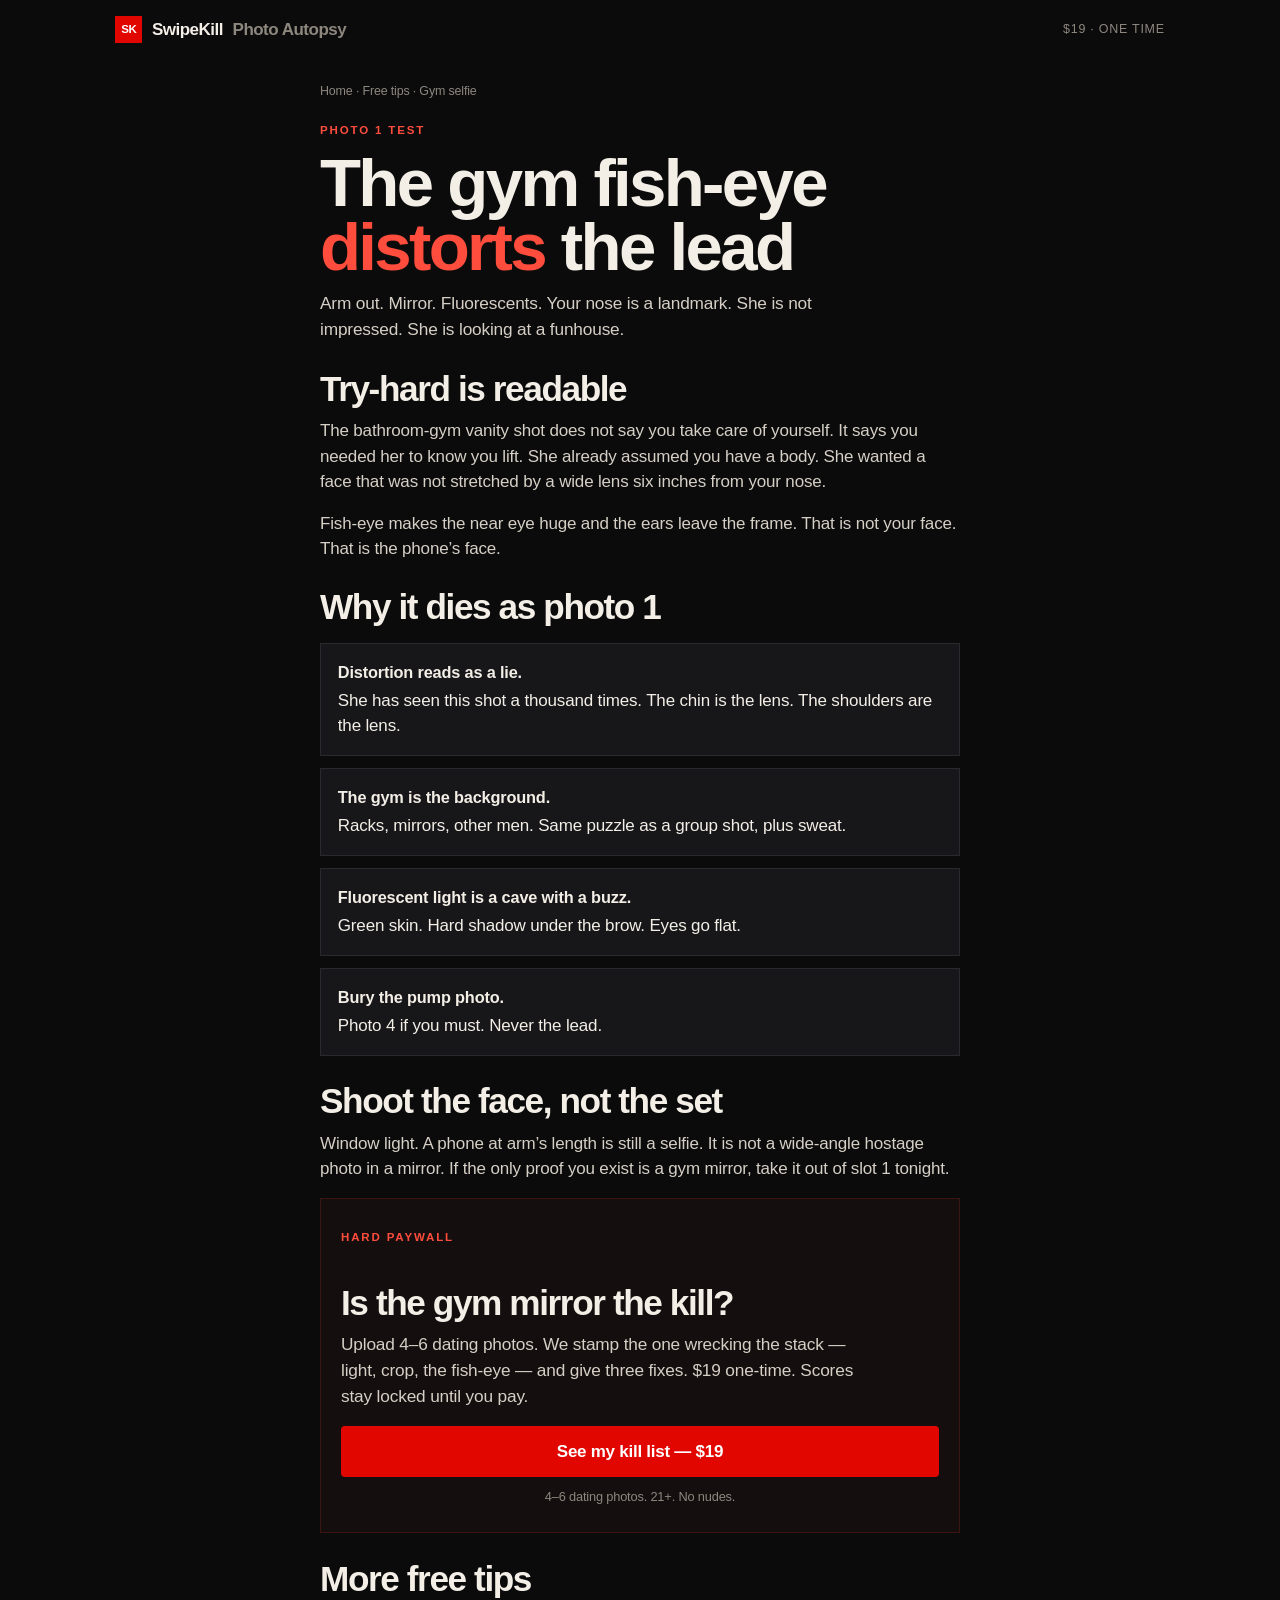
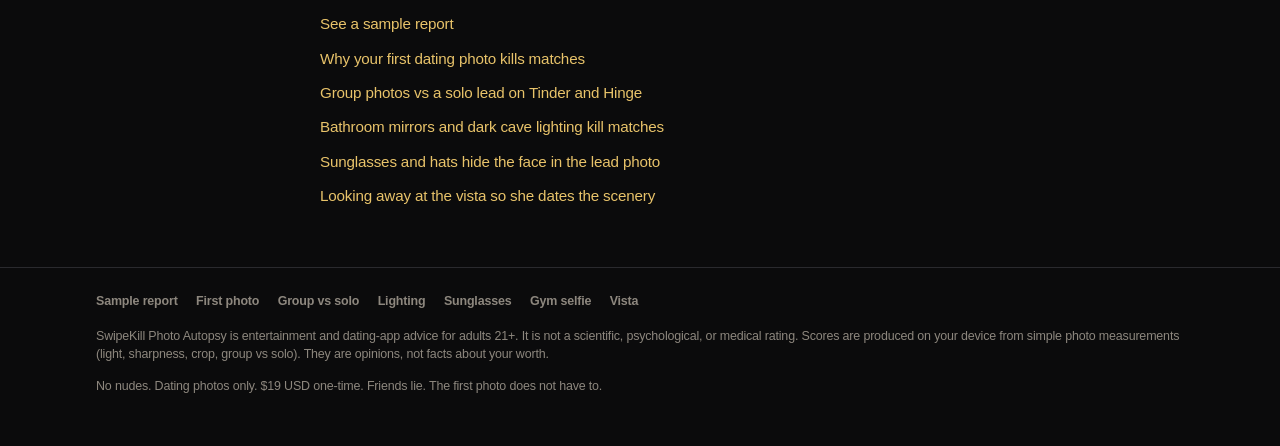
<file: tips/gym-selfie-fish-eye.html>
<!DOCTYPE html>
<html lang="en">
<head>
  <meta charset="utf-8" />
  <meta name="viewport" content="width=device-width, initial-scale=1" />
  <title>Gym selfies and fish-eye leads kill dating matches — SwipeKill</title>
  <meta name="description" content="A gym fish-eye or bathroom-gym vanity shot as photo 1 looks try-hard and stretches the face. Why that lead dies on Tinder and Hinge — and where the pump photo belongs." />
  <link rel="canonical" href="https://jayjasmine.github.io/swipekill/tips/gym-selfie-fish-eye.html" />
  <meta name="robots" content="index,follow" />
  <meta property="og:type" content="article" />
  <meta property="og:url" content="https://jayjasmine.github.io/swipekill/tips/gym-selfie-fish-eye.html" />
  <meta property="og:title" content="The gym fish-eye lead looks try-hard and distorts your face" />
  <meta property="og:description" content="Mirror, fluorescents, arm out. The nose is a landmark. She is looking at a funhouse." />
  <meta property="og:image" content="https://jayjasmine.github.io/swipekill/assets/og-share.png" />
  <meta property="og:image:width" content="1200" />
  <meta property="og:image:height" content="630" />
  <meta property="og:image:type" content="image/png" />
  <meta property="og:image:alt" content="SwipeKill Photo Autopsy — which of your 6 dating photos is killing your matches?" />
  <meta name="twitter:card" content="summary_large_image" />
  <meta name="twitter:title" content="The gym fish-eye lead looks try-hard and distorts your face" />
  <meta name="twitter:description" content="Bury the pump photo. Photo 1 needs a face, not a wide lens in a mirror." />
  <meta name="twitter:image" content="https://jayjasmine.github.io/swipekill/assets/og-share.png" />
  <script type="application/ld+json">
  {"@context":"https://schema.org","@type":"BreadcrumbList","itemListElement":[{"@type":"ListItem","position":1,"name":"SwipeKill","item":"https://jayjasmine.github.io/swipekill/"},{"@type":"ListItem","position":2,"name":"Gym selfie and fish-eye lead","item":"https://jayjasmine.github.io/swipekill/tips/gym-selfie-fish-eye.html"}]}
  </script>
  <script type="application/ld+json">
  {"@context":"https://schema.org","@type":"Product","name":"SwipeKill Photo Autopsy","description":"Dating photo autopsy: kill shot, lead photo, and three fixes. Runs on your phone.","offers":{"@type":"Offer","price":"19.00","priceCurrency":"USD","url":"https://jayjasmine.github.io/swipekill/upload.html","availability":"https://schema.org/InStock"}}
  </script>
  <link rel="icon" href="../favicon.svg" type="image/svg+xml" />
  <link rel="stylesheet" href="../css/styles.css?v=20260922a" />
</head>
<body>
  <a class="skip" href="#main">Skip to content</a>
  <header class="site-header">
    <a class="brand" href="../index.html"><span class="brand-mark">SK</span> SwipeKill <em>Photo Autopsy</em></a>
    <div class="header-meta">$19 · one time</div>
  </header>
  <main id="main" class="hero">
    <article class="wrap article">
      <nav class="crumbs" aria-label="Breadcrumb">
        <a href="../index.html">Home</a> · <a href="../index.html#tips">Free tips</a> · Gym selfie
      </nav>
      <div class="kicker">Photo 1 test</div>
      <h1>The gym fish-eye <span>distorts</span> the lead</h1>
      <p class="lede">Arm out. Mirror. Fluorescents. Your nose is a landmark. She is not impressed. She is looking at a funhouse.</p>

      <h2>Try-hard is readable</h2>
      <p>The bathroom-gym vanity shot does not say you take care of yourself. It says you needed her to know you lift. She already assumed you have a body. She wanted a face that was not stretched by a wide lens six inches from your nose.</p>
      <p>Fish-eye makes the near eye huge and the ears leave the frame. That is not your face. That is the phone’s face.</p>

      <h2>Why it dies as photo 1</h2>
      <ul class="facts">
        <li><strong>Distortion reads as a lie.</strong> She has seen this shot a thousand times. The chin is the lens. The shoulders are the lens.</li>
        <li><strong>The gym is the background.</strong> Racks, mirrors, other men. Same puzzle as a group shot, plus sweat.</li>
        <li><strong>Fluorescent light is a cave with a buzz.</strong> Green skin. Hard shadow under the brow. Eyes go flat.</li>
        <li><strong>Bury the pump photo.</strong> Photo 4 if you must. Never the lead.</li>
      </ul>

      <h2>Shoot the face, not the set</h2>
      <p>Window light. A phone at arm’s length is still a selfie. It is not a wide-angle hostage photo in a mirror. If the only proof you exist is a gym mirror, take it out of slot 1 tonight.</p>

      <div class="price-card">
        <div class="kicker">Hard paywall</div>
        <h2>Is the gym mirror the kill?</h2>
        <p class="lede">Upload 4–6 dating photos. We stamp the one wrecking the stack — light, crop, the fish-eye — and give three fixes. $19 one-time. Scores stay locked until you pay.</p>
        <a class="btn btn-block" href="../upload.html">See my kill list — $19</a>
        <span class="btn-note">4–6 dating photos. 21+. No nudes.</span>
      </div>

      <h2>More free tips</h2>
      <ul class="related">
        <li><a href="../sample-report.html">See a sample report</a></li>
        <li><a href="first-photo-kills-matches.html">Why your first dating photo kills matches</a></li>
        <li><a href="group-vs-solo-lead.html">Group photos vs a solo lead on Tinder and Hinge</a></li>
        <li><a href="bathroom-mirror-dark-lighting.html">Bathroom mirrors and dark cave lighting kill matches</a></li>
        <li><a href="sunglasses-and-hats-hide-the-face.html">Sunglasses and hats hide the face in the lead photo</a></li>
        <li><a href="looking-away-at-the-vista.html">Looking away at the vista so she dates the scenery</a></li>
      </ul>
    </article>
  </main>
  <footer class="site-footer">
    <div class="wrap-wide">
      <nav class="footer-nav" aria-label="Site">
        <a href="../sample-report.html">Sample report</a>
        <a href="first-photo-kills-matches.html">First photo</a>
        <a href="group-vs-solo-lead.html">Group vs solo</a>
        <a href="bathroom-mirror-dark-lighting.html">Lighting</a>
        <a href="sunglasses-and-hats-hide-the-face.html">Sunglasses</a>
        <a href="gym-selfie-fish-eye.html">Gym selfie</a>
        <a href="looking-away-at-the-vista.html">Vista</a>
      </nav>
      <p>SwipeKill Photo Autopsy is entertainment and dating-app advice for adults 21+. It is not a scientific, psychological, or medical rating. Scores are produced on your device from simple photo measurements (light, sharpness, crop, group vs solo). They are opinions, not facts about your worth.</p>
      <p>No nudes. Dating photos only. $19 USD one-time. Friends lie. The first photo does not have to.</p>
    </div>
  </footer>
</body>
</html>
</file>
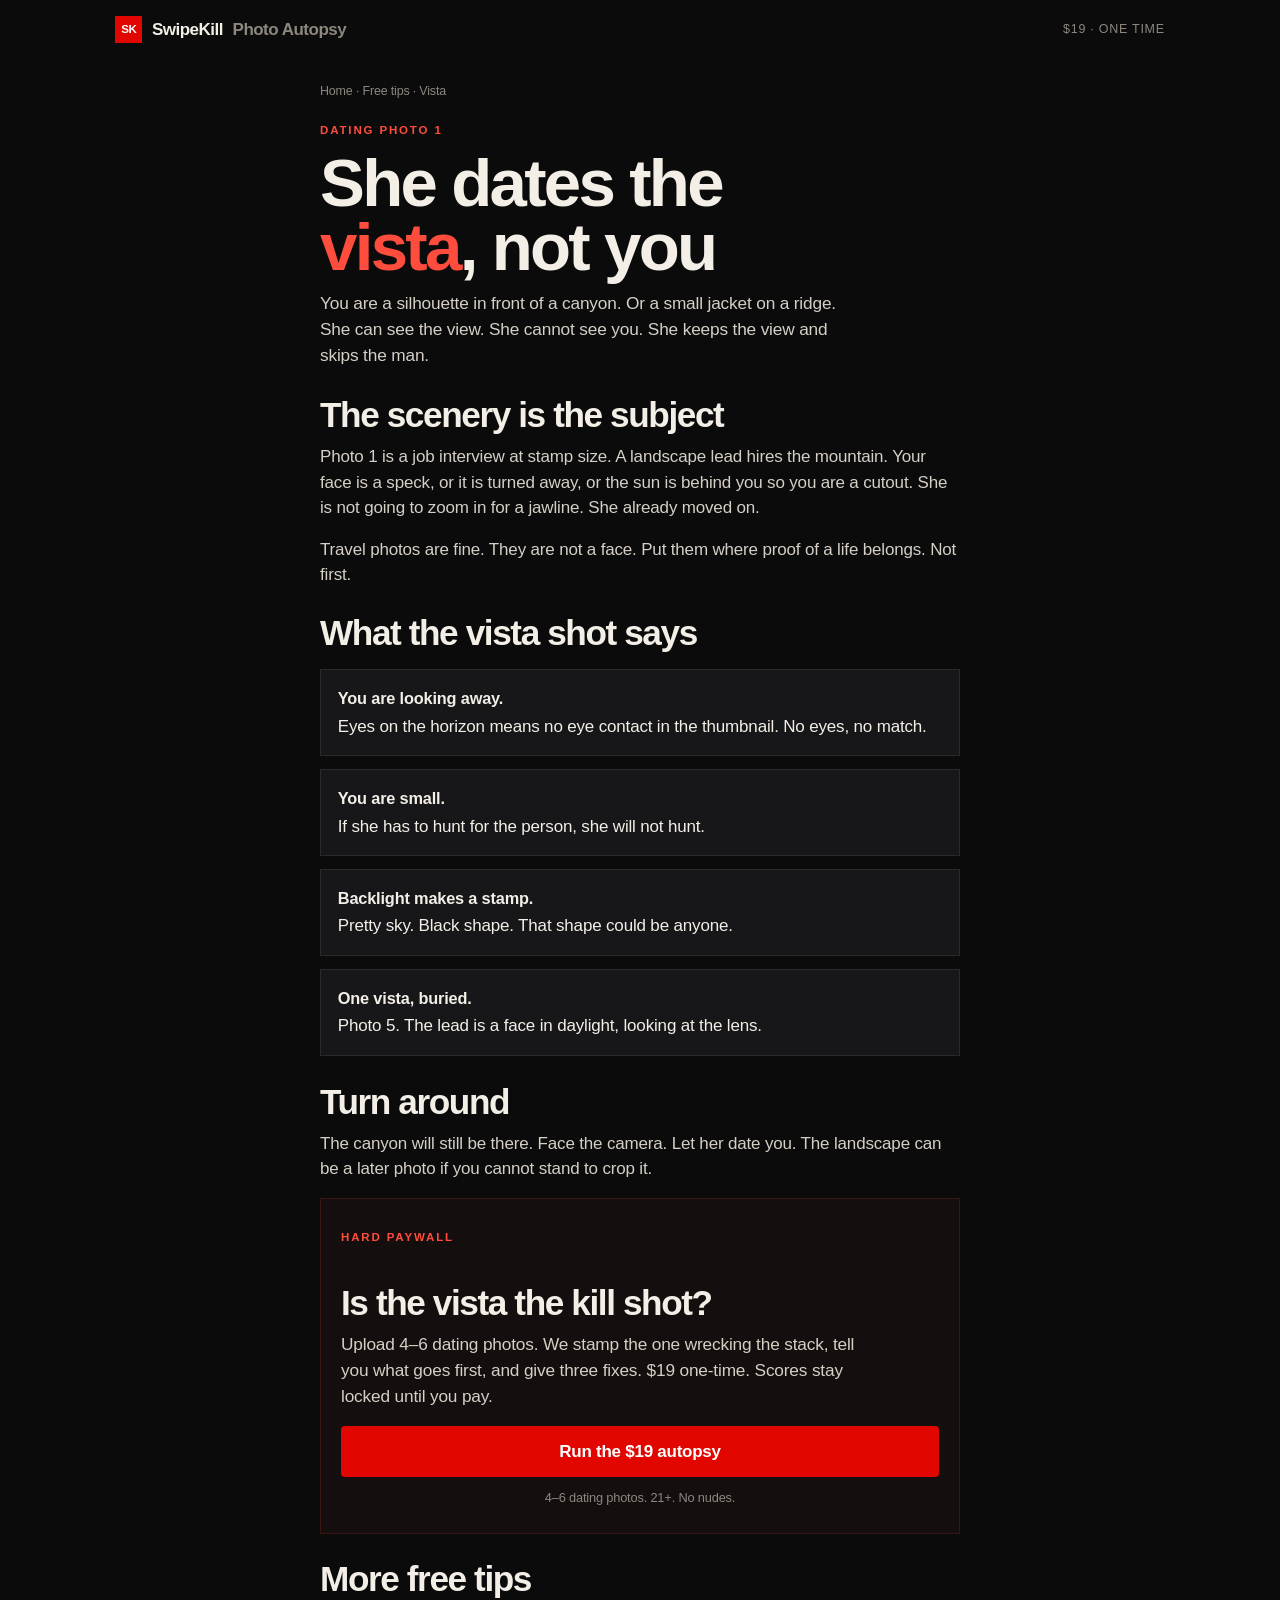
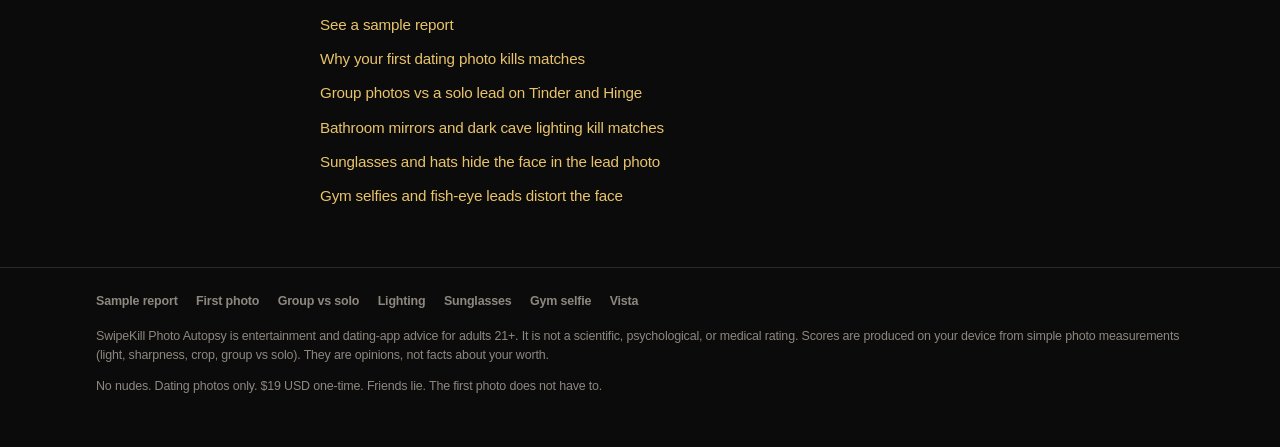
<file: tips/looking-away-at-the-vista.html>
<!DOCTYPE html>
<html lang="en">
<head>
  <meta charset="utf-8" />
  <meta name="viewport" content="width=device-width, initial-scale=1" />
  <title>Looking away at the vista kills your dating lead photo — SwipeKill</title>
  <meta name="description" content="A lead photo of you looking at a vista or landscape means she dates the scenery, not you. Why the canyon shot dies as photo 1 on Tinder and Hinge — and what should be first." />
  <link rel="canonical" href="https://jayjasmine.github.io/swipekill/tips/looking-away-at-the-vista.html" />
  <meta name="robots" content="index,follow" />
  <meta property="og:type" content="article" />
  <meta property="og:url" content="https://jayjasmine.github.io/swipekill/tips/looking-away-at-the-vista.html" />
  <meta property="og:title" content="Looking at the vista means she dates the scenery, not you" />
  <meta property="og:description" content="Silhouette, ridge, canyon. She can see the view. She cannot see you. She keeps the view." />
  <meta property="og:image" content="https://jayjasmine.github.io/swipekill/assets/og-share.png" />
  <meta property="og:image:width" content="1200" />
  <meta property="og:image:height" content="630" />
  <meta property="og:image:type" content="image/png" />
  <meta property="og:image:alt" content="SwipeKill Photo Autopsy — which of your 6 dating photos is killing your matches?" />
  <meta name="twitter:card" content="summary_large_image" />
  <meta name="twitter:title" content="Looking at the vista means she dates the scenery, not you" />
  <meta name="twitter:description" content="Turn around. Photo 1 is a face in daylight, not a speck on a ridge." />
  <meta name="twitter:image" content="https://jayjasmine.github.io/swipekill/assets/og-share.png" />
  <script type="application/ld+json">
  {"@context":"https://schema.org","@type":"BreadcrumbList","itemListElement":[{"@type":"ListItem","position":1,"name":"SwipeKill","item":"https://jayjasmine.github.io/swipekill/"},{"@type":"ListItem","position":2,"name":"Looking away at the vista","item":"https://jayjasmine.github.io/swipekill/tips/looking-away-at-the-vista.html"}]}
  </script>
  <script type="application/ld+json">
  {"@context":"https://schema.org","@type":"Product","name":"SwipeKill Photo Autopsy","description":"Dating photo autopsy: kill shot, lead photo, and three fixes. Runs on your phone.","offers":{"@type":"Offer","price":"19.00","priceCurrency":"USD","url":"https://jayjasmine.github.io/swipekill/upload.html","availability":"https://schema.org/InStock"}}
  </script>
  <link rel="icon" href="../favicon.svg" type="image/svg+xml" />
  <link rel="stylesheet" href="../css/styles.css?v=20260922a" />
</head>
<body>
  <a class="skip" href="#main">Skip to content</a>
  <header class="site-header">
    <a class="brand" href="../index.html"><span class="brand-mark">SK</span> SwipeKill <em>Photo Autopsy</em></a>
    <div class="header-meta">$19 · one time</div>
  </header>
  <main id="main" class="hero">
    <article class="wrap article">
      <nav class="crumbs" aria-label="Breadcrumb">
        <a href="../index.html">Home</a> · <a href="../index.html#tips">Free tips</a> · Vista
      </nav>
      <div class="kicker">Dating photo 1</div>
      <h1>She dates the <span>vista</span>, not you</h1>
      <p class="lede">You are a silhouette in front of a canyon. Or a small jacket on a ridge. She can see the view. She cannot see you. She keeps the view and skips the man.</p>

      <h2>The scenery is the subject</h2>
      <p>Photo 1 is a job interview at stamp size. A landscape lead hires the mountain. Your face is a speck, or it is turned away, or the sun is behind you so you are a cutout. She is not going to zoom in for a jawline. She already moved on.</p>
      <p>Travel photos are fine. They are not a face. Put them where proof of a life belongs. Not first.</p>

      <h2>What the vista shot says</h2>
      <ul class="facts">
        <li><strong>You are looking away.</strong> Eyes on the horizon means no eye contact in the thumbnail. No eyes, no match.</li>
        <li><strong>You are small.</strong> If she has to hunt for the person, she will not hunt.</li>
        <li><strong>Backlight makes a stamp.</strong> Pretty sky. Black shape. That shape could be anyone.</li>
        <li><strong>One vista, buried.</strong> Photo 5. The lead is a face in daylight, looking at the lens.</li>
      </ul>

      <h2>Turn around</h2>
      <p>The canyon will still be there. Face the camera. Let her date you. The landscape can be a later photo if you cannot stand to crop it.</p>

      <div class="price-card">
        <div class="kicker">Hard paywall</div>
        <h2>Is the vista the kill shot?</h2>
        <p class="lede">Upload 4–6 dating photos. We stamp the one wrecking the stack, tell you what goes first, and give three fixes. $19 one-time. Scores stay locked until you pay.</p>
        <a class="btn btn-block" href="../upload.html">Run the $19 autopsy</a>
        <span class="btn-note">4–6 dating photos. 21+. No nudes.</span>
      </div>

      <h2>More free tips</h2>
      <ul class="related">
        <li><a href="../sample-report.html">See a sample report</a></li>
        <li><a href="first-photo-kills-matches.html">Why your first dating photo kills matches</a></li>
        <li><a href="group-vs-solo-lead.html">Group photos vs a solo lead on Tinder and Hinge</a></li>
        <li><a href="bathroom-mirror-dark-lighting.html">Bathroom mirrors and dark cave lighting kill matches</a></li>
        <li><a href="sunglasses-and-hats-hide-the-face.html">Sunglasses and hats hide the face in the lead photo</a></li>
        <li><a href="gym-selfie-fish-eye.html">Gym selfies and fish-eye leads distort the face</a></li>
      </ul>
    </article>
  </main>
  <footer class="site-footer">
    <div class="wrap-wide">
      <nav class="footer-nav" aria-label="Site">
        <a href="../sample-report.html">Sample report</a>
        <a href="first-photo-kills-matches.html">First photo</a>
        <a href="group-vs-solo-lead.html">Group vs solo</a>
        <a href="bathroom-mirror-dark-lighting.html">Lighting</a>
        <a href="sunglasses-and-hats-hide-the-face.html">Sunglasses</a>
        <a href="gym-selfie-fish-eye.html">Gym selfie</a>
        <a href="looking-away-at-the-vista.html">Vista</a>
      </nav>
      <p>SwipeKill Photo Autopsy is entertainment and dating-app advice for adults 21+. It is not a scientific, psychological, or medical rating. Scores are produced on your device from simple photo measurements (light, sharpness, crop, group vs solo). They are opinions, not facts about your worth.</p>
      <p>No nudes. Dating photos only. $19 USD one-time. Friends lie. The first photo does not have to.</p>
    </div>
  </footer>
</body>
</html>
</file>
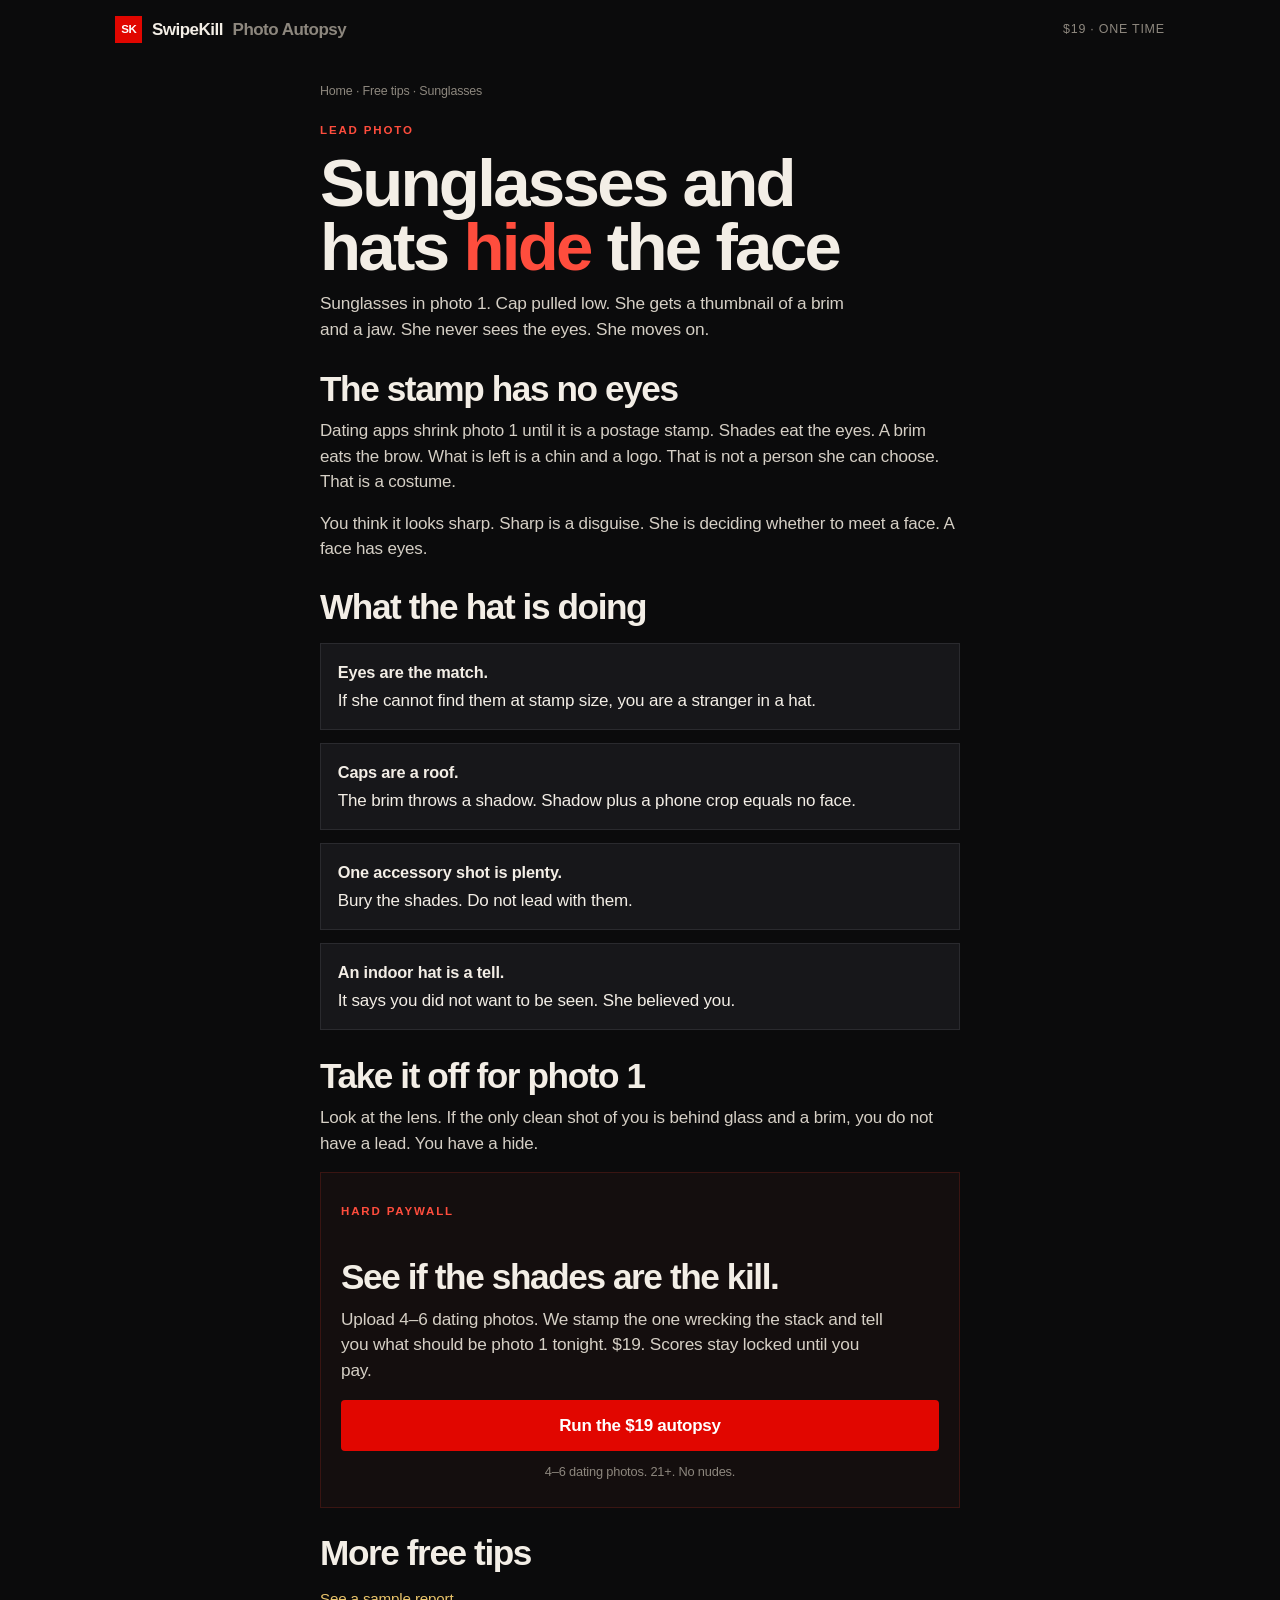
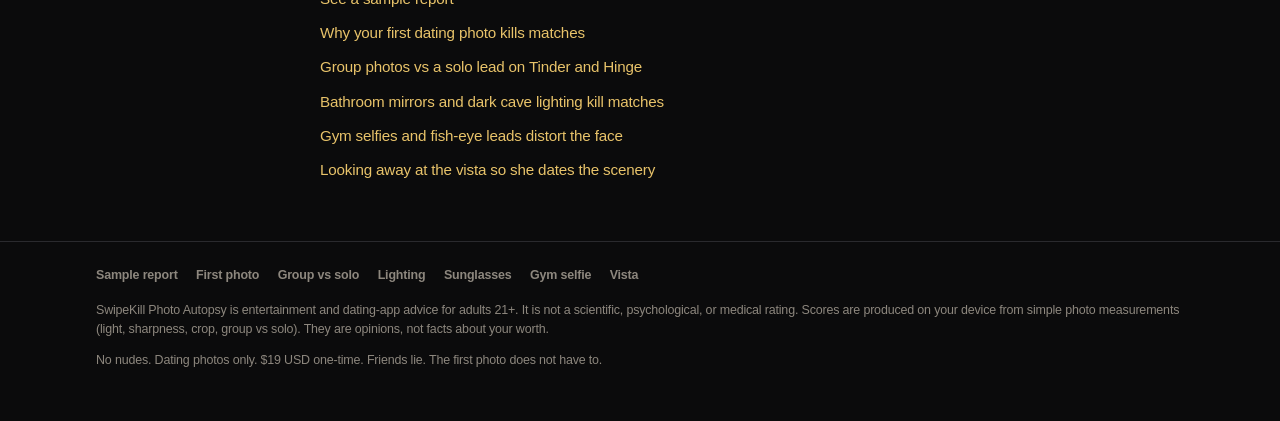
<file: tips/sunglasses-and-hats-hide-the-face.html>
<!DOCTYPE html>
<html lang="en">
<head>
  <meta charset="utf-8" />
  <meta name="viewport" content="width=device-width, initial-scale=1" />
  <title>Sunglasses and hats hide your face on dating apps — SwipeKill</title>
  <meta name="description" content="Sunglasses, a hat, or a cap in photo 1 hide the face in the thumbnail. She never sees the eyes. Why the shaded lead kills Tinder and Hinge matches — and what to put first tonight." />
  <link rel="canonical" href="https://jayjasmine.github.io/swipekill/tips/sunglasses-and-hats-hide-the-face.html" />
  <meta name="robots" content="index,follow" />
  <meta property="og:type" content="article" />
  <meta property="og:url" content="https://jayjasmine.github.io/swipekill/tips/sunglasses-and-hats-hide-the-face.html" />
  <meta property="og:title" content="Sunglasses and hats hide the face in the lead photo" />
  <meta property="og:description" content="Shades and a brim eat the eyes at stamp size. She swipes a costume, not a person." />
  <meta property="og:image" content="https://jayjasmine.github.io/swipekill/assets/og-share.png" />
  <meta property="og:image:width" content="1200" />
  <meta property="og:image:height" content="630" />
  <meta property="og:image:type" content="image/png" />
  <meta property="og:image:alt" content="SwipeKill Photo Autopsy — which of your 6 dating photos is killing your matches?" />
  <meta name="twitter:card" content="summary_large_image" />
  <meta name="twitter:title" content="Sunglasses and hats hide the face in the lead photo" />
  <meta name="twitter:description" content="If she cannot see your eyes in the thumbnail, the lead is a disguise. Take it off." />
  <meta name="twitter:image" content="https://jayjasmine.github.io/swipekill/assets/og-share.png" />
  <script type="application/ld+json">
  {"@context":"https://schema.org","@type":"BreadcrumbList","itemListElement":[{"@type":"ListItem","position":1,"name":"SwipeKill","item":"https://jayjasmine.github.io/swipekill/"},{"@type":"ListItem","position":2,"name":"Sunglasses and hats hide the face","item":"https://jayjasmine.github.io/swipekill/tips/sunglasses-and-hats-hide-the-face.html"}]}
  </script>
  <script type="application/ld+json">
  {"@context":"https://schema.org","@type":"Product","name":"SwipeKill Photo Autopsy","description":"Dating photo autopsy: kill shot, lead photo, and three fixes. Runs on your phone.","offers":{"@type":"Offer","price":"19.00","priceCurrency":"USD","url":"https://jayjasmine.github.io/swipekill/upload.html","availability":"https://schema.org/InStock"}}
  </script>
  <link rel="icon" href="../favicon.svg" type="image/svg+xml" />
  <link rel="stylesheet" href="../css/styles.css?v=20260922a" />
</head>
<body>
  <a class="skip" href="#main">Skip to content</a>
  <header class="site-header">
    <a class="brand" href="../index.html"><span class="brand-mark">SK</span> SwipeKill <em>Photo Autopsy</em></a>
    <div class="header-meta">$19 · one time</div>
  </header>
  <main id="main" class="hero">
    <article class="wrap article">
      <nav class="crumbs" aria-label="Breadcrumb">
        <a href="../index.html">Home</a> · <a href="../index.html#tips">Free tips</a> · Sunglasses
      </nav>
      <div class="kicker">Lead photo</div>
      <h1>Sunglasses and hats <span>hide</span> the face</h1>
      <p class="lede">Sunglasses in photo 1. Cap pulled low. She gets a thumbnail of a brim and a jaw. She never sees the eyes. She moves on.</p>

      <h2>The stamp has no eyes</h2>
      <p>Dating apps shrink photo 1 until it is a postage stamp. Shades eat the eyes. A brim eats the brow. What is left is a chin and a logo. That is not a person she can choose. That is a costume.</p>
      <p>You think it looks sharp. Sharp is a disguise. She is deciding whether to meet a face. A face has eyes.</p>

      <h2>What the hat is doing</h2>
      <ul class="facts">
        <li><strong>Eyes are the match.</strong> If she cannot find them at stamp size, you are a stranger in a hat.</li>
        <li><strong>Caps are a roof.</strong> The brim throws a shadow. Shadow plus a phone crop equals no face.</li>
        <li><strong>One accessory shot is plenty.</strong> Bury the shades. Do not lead with them.</li>
        <li><strong>An indoor hat is a tell.</strong> It says you did not want to be seen. She believed you.</li>
      </ul>

      <h2>Take it off for photo 1</h2>
      <p>Look at the lens. If the only clean shot of you is behind glass and a brim, you do not have a lead. You have a hide.</p>

      <div class="price-card">
        <div class="kicker">Hard paywall</div>
        <h2>See if the shades are the kill.</h2>
        <p class="lede">Upload 4–6 dating photos. We stamp the one wrecking the stack and tell you what should be photo 1 tonight. $19. Scores stay locked until you pay.</p>
        <a class="btn btn-block" href="../upload.html">Run the $19 autopsy</a>
        <span class="btn-note">4–6 dating photos. 21+. No nudes.</span>
      </div>

      <h2>More free tips</h2>
      <ul class="related">
        <li><a href="../sample-report.html">See a sample report</a></li>
        <li><a href="first-photo-kills-matches.html">Why your first dating photo kills matches</a></li>
        <li><a href="group-vs-solo-lead.html">Group photos vs a solo lead on Tinder and Hinge</a></li>
        <li><a href="bathroom-mirror-dark-lighting.html">Bathroom mirrors and dark cave lighting kill matches</a></li>
        <li><a href="gym-selfie-fish-eye.html">Gym selfies and fish-eye leads distort the face</a></li>
        <li><a href="looking-away-at-the-vista.html">Looking away at the vista so she dates the scenery</a></li>
      </ul>
    </article>
  </main>
  <footer class="site-footer">
    <div class="wrap-wide">
      <nav class="footer-nav" aria-label="Site">
        <a href="../sample-report.html">Sample report</a>
        <a href="first-photo-kills-matches.html">First photo</a>
        <a href="group-vs-solo-lead.html">Group vs solo</a>
        <a href="bathroom-mirror-dark-lighting.html">Lighting</a>
        <a href="sunglasses-and-hats-hide-the-face.html">Sunglasses</a>
        <a href="gym-selfie-fish-eye.html">Gym selfie</a>
        <a href="looking-away-at-the-vista.html">Vista</a>
      </nav>
      <p>SwipeKill Photo Autopsy is entertainment and dating-app advice for adults 21+. It is not a scientific, psychological, or medical rating. Scores are produced on your device from simple photo measurements (light, sharpness, crop, group vs solo). They are opinions, not facts about your worth.</p>
      <p>No nudes. Dating photos only. $19 USD one-time. Friends lie. The first photo does not have to.</p>
    </div>
  </footer>
</body>
</html>
</file>
<file: css/styles.css>
/* SwipeKill — dark, blunt, one red. Mobile-first. */

:root {
  --bg: #0b0b0c;
  --bg-2: #121214;
  --card: #17171a;
  --ink: #f3eee6;
  --muted: #8d877e;
  --line: #2a2a2e;
  --red: #e10600;
  --red-ink: #ff4d3d;
  --gold: #e8c36a;
  --ok: #9ad3b0;
  --shadow: 0 18px 50px rgba(0,0,0,0.45);
  --font: "Helvetica Neue", Helvetica, Arial, ui-sans-serif, system-ui, sans-serif;
  --display: "Arial Black", "Helvetica Neue", "Franklin Gothic Medium", Impact, sans-serif;
  --max: 40rem;
  --wide: 68rem;
}

*, *::before, *::after { box-sizing: border-box; }
html { -webkit-text-size-adjust: 100%; }
html, body { margin: 0; background: var(--bg); color: var(--ink); }
body {
  font-family: var(--font);
  font-size: 17px;
  line-height: 1.5;
  min-height: 100vh;
  letter-spacing: -0.01em;
}

a { color: var(--gold); }
button, input { font: inherit; color: inherit; }

.skip { position: absolute; left: -999px; }
.skip:focus { left: 1rem; top: 1rem; background: #000; padding: .5rem 1rem; z-index: 9; }

.site-header {
  display: flex;
  align-items: center;
  justify-content: space-between;
  padding: 1rem 1.2rem;
  max-width: var(--wide);
  margin: 0 auto;
}
.brand {
  display: flex;
  align-items: center;
  gap: 0.6rem;
  text-decoration: none;
  color: inherit;
  font-weight: 800;
  letter-spacing: -0.03em;
}
.brand-mark {
  width: 1.7rem;
  height: 1.7rem;
  background: var(--red);
  color: #fff;
  display: grid;
  place-items: center;
  font-size: 0.72rem;
  font-weight: 900;
}
.brand em { font-style: normal; color: var(--muted); font-weight: 600; }
.header-meta { color: var(--muted); font-size: 0.78rem; letter-spacing: 0.06em; text-transform: uppercase; }

.wrap { width: min(100% - 2.2rem, var(--max)); margin: 0 auto; }
.wrap-wide { width: min(100% - 2.2rem, var(--wide)); margin: 0 auto; }

h1, h2, h3 {
  font-family: var(--display);
  font-weight: 900;
  letter-spacing: -0.04em;
  line-height: 0.95;
  margin: 0 0 0.8rem;
  text-wrap: balance;
}
h1 { font-size: clamp(2.3rem, 10vw, 4.2rem); }
h2 { font-size: clamp(1.6rem, 5vw, 2.2rem); }
h1 span { color: var(--red-ink); }

.lede {
  font-size: 1.08rem;
  color: #d5cfc5;
  margin: 0 0 1.4rem;
  max-width: 34rem;
}
.kicker {
  display: inline-block;
  color: var(--red-ink);
  font-size: 0.72rem;
  font-weight: 800;
  letter-spacing: 0.16em;
  text-transform: uppercase;
  margin-bottom: 0.7rem;
}

.btn {
  display: inline-flex;
  align-items: center;
  justify-content: center;
  min-height: 3.2rem;
  padding: 0.75rem 1.3rem;
  border: 0;
  background: var(--red);
  color: #fff;
  font-weight: 800;
  letter-spacing: -0.015em;
  text-decoration: none;
  cursor: pointer;
  border-radius: 4px;
}
.btn:hover { filter: brightness(1.08); }
.btn-ghost {
  background: transparent;
  border: 1px solid var(--line);
  color: var(--ink);
}
.btn-gold { background: var(--gold); color: #111; }
.btn-block { width: 100%; }
.btn[disabled] { opacity: 0.4; cursor: not-allowed; filter: none; }
.btn-note { display: block; margin-top: 0.65rem; color: var(--muted); font-size: 0.8rem; text-align: center; }

.hero { padding: 1.4rem 0 2.6rem; }
.hero-grid { display: grid; gap: 2rem; }
@media (min-width: 880px) {
  .hero-grid {
    grid-template-columns: 1.15fr .85fr;
    align-items: center;
    gap: 3rem;
  }
}

.stack {
  position: relative;
  height: 22rem;
}
.polaroid {
  position: absolute;
  width: 11.2rem;
  height: 14.2rem;
  background: #1c1c1f;
  border: 1px solid var(--line);
  box-shadow: var(--shadow);
  padding: 0.45rem 0.45rem 1.6rem;
}
.polaroid i {
  display: block;
  height: 11.2rem;
  background: linear-gradient(160deg, #2a2a30, #141416);
}
.polaroid b {
  display: block;
  margin-top: 0.35rem;
  font-size: 0.68rem;
  letter-spacing: 0.12em;
  text-transform: uppercase;
  color: var(--muted);
}
.p1 { left: 18%; top: 8%; transform: rotate(-8deg); z-index: 3; }
.p2 { left: 38%; top: 18%; transform: rotate(6deg); z-index: 2; }
.p3 { left: 8%; top: 28%; transform: rotate(3deg); z-index: 1; }
.stamp {
  position: absolute;
  right: -0.6rem;
  top: 1.4rem;
  z-index: 5;
  border: 3px solid var(--red);
  color: var(--red);
  font-family: var(--display);
  font-size: 1.4rem;
  letter-spacing: 0.08em;
  padding: 0.15rem 0.45rem;
  transform: rotate(12deg);
  background: rgba(11,11,12,0.55);
}

.trust {
  display: flex;
  flex-wrap: wrap;
  gap: 0.5rem 1.1rem;
  margin-top: 1.1rem;
  color: var(--muted);
  font-size: 0.84rem;
}
.trust span::before {
  content: "▸ ";
  color: var(--red-ink);
}

section.band {
  border-top: 1px solid var(--line);
  padding: 2.4rem 0;
}
.who p { color: #d5cfc5; font-size: 1.05rem; }

.facts {
  display: grid;
  gap: 0.8rem;
  margin: 1.2rem 0 0;
  padding: 0;
  list-style: none;
}
.facts li {
  background: var(--card);
  border: 1px solid var(--line);
  padding: 1rem 1.05rem;
}
.facts strong { display: block; font-size: 1.02rem; margin-bottom: 0.2rem; }

.price-card {
  background: #140e0e;
  border: 1px solid #3a1512;
  padding: 1.5rem 1.25rem 1.6rem;
}
.price-amt {
  font-family: var(--display);
  font-size: 3.2rem;
  letter-spacing: 0;
  line-height: 1;
  margin: 0.3rem 0 0.4rem;
}
.price-amt small {
  display: inline-block;
  margin-left: 0.55rem;
  font-size: 0.95rem;
  font-weight: 600;
  font-style: normal;
  font-family: var(--font);
  letter-spacing: 0.02em;
  color: var(--muted);
  vertical-align: middle;
  white-space: nowrap;
}

.objections dt { font-weight: 800; margin: 1rem 0 0.25rem; }
.objections dd { margin: 0; color: var(--muted); }

/* Upload */
.drop {
  border: 1px dashed #3a3a40;
  background: var(--bg-2);
  padding: 1.2rem;
  text-align: center;
  cursor: pointer;
}
.drop strong { display: block; margin-bottom: 0.25rem; }
.thumbs {
  display: grid;
  grid-template-columns: repeat(3, 1fr);
  gap: 0.55rem;
  margin: 1rem 0;
}
@media (min-width: 640px) { .thumbs { grid-template-columns: repeat(6, 1fr); } }
.thumb {
  position: relative;
  aspect-ratio: 3/4;
  background: #111;
  border: 1px solid var(--line);
  overflow: hidden;
}
.thumb img { width: 100%; height: 100%; object-fit: cover; display: block; }
.thumb .x {
  position: absolute;
  top: 0.25rem;
  right: 0.25rem;
  width: 1.5rem;
  height: 1.5rem;
  border: 0;
  background: #000;
  color: #fff;
  cursor: pointer;
  font-weight: 800;
}
.thumb label.first-flag {
  position: absolute;
  left: 0; right: 0; bottom: 0;
  background: rgba(0,0,0,0.72);
  font-size: 0.62rem;
  letter-spacing: 0.04em;
  text-transform: uppercase;
  padding: 0.35rem 0.3rem;
  display: flex;
  gap: 0.25rem;
  align-items: center;
  color: #ddd;
}
.thumb.is-first { outline: 2px solid var(--gold); }
.gates { display: grid; gap: 0.65rem; margin: 1.1rem 0; }
.gate {
  display: flex;
  gap: 0.7rem;
  align-items: flex-start;
  background: var(--card);
  border: 1px solid var(--line);
  padding: 0.85rem 0.9rem;
  cursor: pointer;
}
.gate input { margin-top: 0.2rem; accent-color: var(--red); }

.warn-nudes {
  color: var(--gold);
  font-size: 0.86rem;
  margin: 0.4rem 0 1rem;
}

/* Paywall */
.lock {
  color: var(--red-ink);
  font-size: 0.72rem;
  font-weight: 800;
  letter-spacing: 0.16em;
  text-transform: uppercase;
}
.locked-list { display: grid; gap: 0.55rem; margin: 1.2rem 0 1.5rem; }
.locked-row {
  display: flex;
  align-items: center;
  gap: 0.75rem;
  background: var(--card);
  border: 1px solid var(--line);
  padding: 0.7rem;
}
.locked-row .ph {
  width: 3.2rem;
  height: 4.1rem;
  object-fit: cover;
  filter: blur(7px) saturate(0.6);
  background: #222;
}
.locked-row .bars { flex: 1; filter: blur(5px); user-select: none; }
.bar { height: 7px; background: #2a2a2e; margin: 0.28rem 0; }
.bar i { display: block; height: 100%; background: #555; width: 60%; }
.pay-box {
  background: #140e0e;
  border: 1px solid #3a1512;
  padding: 1.35rem 1.2rem 1.4rem;
}
.checkout-fail {
  display: none;
  margin-top: 0.8rem;
  color: var(--gold);
  font-size: 0.88rem;
}
.checkout-fail.is-on { display: block; }
.after-pay {
  display: none;
  margin-top: 1rem;
  padding-top: 1rem;
  border-top: 1px solid #3a1512;
}
.after-pay.is-on { display: block; }
.after-pay p {
  margin: 0 0 0.85rem;
  color: #d5cfc5;
  font-size: 0.95rem;
}
.already-paid {
  display: block;
  margin-top: 0.85rem;
  text-align: center;
  font-size: 0.8rem;
  color: var(--muted);
}
.already-paid:hover { color: var(--ink); }

/* Report */
.banner-kill, .banner-first {
  padding: 1.2rem 1.15rem 1.25rem;
  margin: 1rem 0 1.3rem;
  border: 1px solid var(--line);
}
.banner-kill { background: #1a0b0b; border-color: #4a1410; }
.banner-first { background: #16140d; border-color: #3d3420; }
.badge {
  display: inline-block;
  font-family: var(--display);
  letter-spacing: 0.08em;
  font-size: 0.85rem;
  padding: 0.15rem 0.4rem;
  margin-bottom: 0.45rem;
}
.badge-kill { background: var(--red); color: #fff; }
.badge-first { background: var(--gold); color: #111; }
.badge-bury { background: #2a2a2e; color: #bbb; }

.rank { display: grid; gap: 0.8rem; }
.rank-card {
  display: grid;
  grid-template-columns: 5.4rem 1fr;
  gap: 0.85rem;
  background: var(--card);
  border: 1px solid var(--line);
  padding: 0.7rem;
}
.rank-card img { width: 5.4rem; height: 7rem; object-fit: cover; background: #111; }
.scores { display: grid; gap: 0.35rem; font-size: 0.78rem; color: var(--muted); }
.score-row { display: grid; grid-template-columns: 7.2rem 1fr 1.6rem; gap: 0.4rem; align-items: center; }
.score-row b { color: var(--ink); font-size: 0.85rem; text-align: right; }
.meter { height: 6px; background: #2a2a2e; }
.meter i { display: block; height: 100%; background: #cfc7bb; }
.meter.bad i { background: var(--red); }
.meter.good i { background: var(--ok); }
.slot { font-size: 0.7rem; letter-spacing: 0.1em; text-transform: uppercase; color: var(--muted); }

.fixes { display: grid; gap: 0.75rem; margin-top: 0.8rem; }
.fix {
  background: var(--card);
  border: 1px solid var(--line);
  padding: 1rem 1.05rem;
}
.fix h3 { font-size: 1.15rem; margin-bottom: 0.35rem; }
.fix p { margin: 0; color: #d5cfc5; font-size: 0.95rem; }

.site-footer {
  border-top: 1px solid var(--line);
  padding: 1.5rem 1.2rem 2.4rem;
  color: var(--muted);
  font-size: 0.78rem;
  line-height: 1.5;
}
.hidden { display: none !important; }

@media (prefers-reduced-motion: reduce) {
  * { transition: none !important; }
}

.tiny { font-size: 0.8rem; }
.muted { color: var(--muted); }

/* Free tips strip (home) + article pages */
.tip-grid {
  display: grid;
  gap: 0.8rem;
  margin-top: 1.2rem;
}
@media (min-width: 720px) {
  .tip-grid { grid-template-columns: repeat(3, 1fr); }
}
.tip-card {
  display: block;
  background: var(--card);
  border: 1px solid var(--line);
  padding: 1.05rem 1.05rem 1.15rem;
  text-decoration: none;
  color: inherit;
}
.tip-card:hover { border-color: #44444c; }
.tip-card strong {
  display: block;
  font-size: 1.05rem;
  margin-bottom: 0.4rem;
  letter-spacing: -0.025em;
  line-height: 1.2;
}
.tip-card span {
  display: block;
  color: var(--muted);
  font-size: 0.88rem;
}
.tip-card i {
  display: block;
  margin-top: 0.75rem;
  color: var(--gold);
  font-style: normal;
  font-size: 0.78rem;
  font-weight: 700;
}

.crumbs {
  font-size: 0.78rem;
  color: var(--muted);
  margin: 0 0 1rem;
}
.crumbs a { color: var(--muted); text-decoration: none; }
.crumbs a:hover { color: var(--ink); }

.article p {
  color: #d5cfc5;
  margin: 0 0 1rem;
}
.article h2 { margin-top: 1.8rem; }

.related {
  display: grid;
  gap: 0.55rem;
  margin-top: 1rem;
  padding: 0;
  list-style: none;
}
.related a {
  color: var(--gold);
  text-decoration: none;
  font-size: 0.95rem;
}
.related a:hover { text-decoration: underline; }

.footer-nav {
  display: flex;
  flex-wrap: wrap;
  gap: 0.45rem 1.15rem;
  margin: 0 0 1rem;
}
.footer-nav a {
  color: var(--muted);
  text-decoration: none;
  font-weight: 600;
}
.footer-nav a:hover { color: var(--ink); }

.price-unit, .price-amt small {
  display: inline-block;
  margin-left: 0.55rem;
  font-size: 0.95rem;
  font-weight: 600;
  font-family: var(--font);
  letter-spacing: 0.02em;
  color: var(--muted);
  white-space: nowrap;
}

a:focus-visible,
button:focus-visible,
input:focus-visible {
  outline: 2px solid var(--gold);
  outline-offset: 3px;
}

.cta-row {
  display: flex;
  flex-wrap: wrap;
  gap: 0.65rem;
  align-items: center;
}

.sample-jump {
  margin: 1rem 0 0;
  color: #d5cfc5;
}
.sample-jump a {
  font-weight: 800;
  text-decoration: underline;
  text-underline-offset: 0.16em;
}

.sample-note {
  background: var(--card);
  border: 1px solid var(--line);
  border-left: 3px solid var(--gold);
  padding: 0.9rem 1rem;
  margin: 0 0 1.3rem;
  color: #d5cfc5;
  font-size: 0.95rem;
}
.sample-note strong { color: var(--ink); }
.sample-note p { margin: 0; }
.sample-note p + p { margin-top: 0.55rem; }

.sample-banner {
  display: grid;
  gap: 0.9rem;
  align-items: start;
}
.sample-banner img {
  width: min(100%, 13.5rem);
  height: auto;
  display: block;
  background: #0e0e10;
  border: 1px solid var(--line);
}
.sample-banner h3 {
  font-size: clamp(1.25rem, 4vw, 1.55rem);
  margin: 0.15rem 0 0.45rem;
}
.sample-banner p { margin: 0; }

.sample-report .rank-card img {
  object-fit: contain;
  background: #0e0e10;
}

@media (max-width: 380px) {
  .cta-row .btn { width: 100%; }
}
</file>
